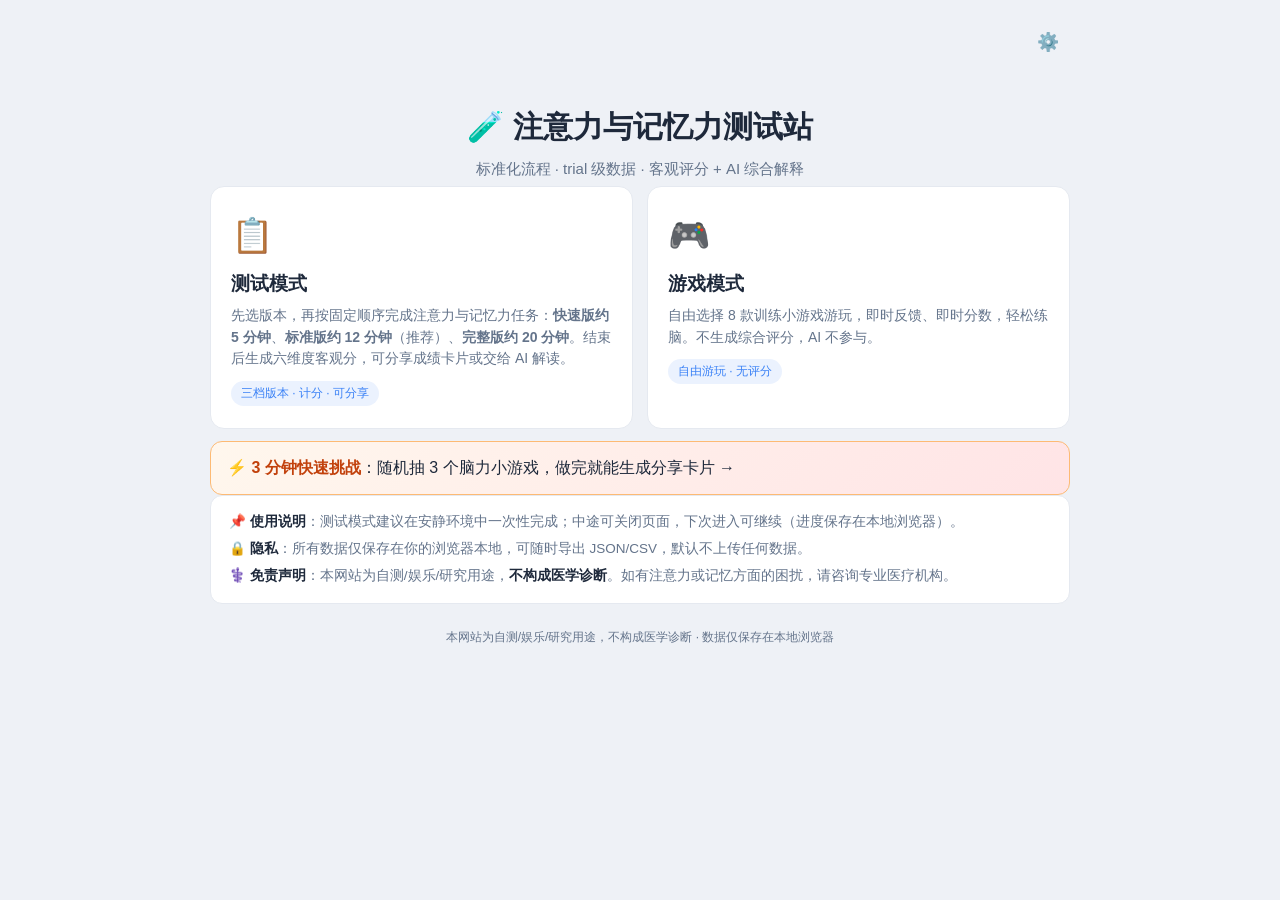
<file: index.html>
<!DOCTYPE html>
<html lang="zh-CN">
<head>
  <meta charset="UTF-8">
  <meta name="viewport" content="width=device-width, initial-scale=1.0">
  <title>注意力与记忆力测试站</title>
  <meta name="description" content="注意力与记忆力标准化自测：固定流程、trial 级数据、客观评分 + AI 综合解释。自测/娱乐/研究用途，不构成医学诊断。">
  <!-- 内联 SVG 图标：避免浏览器请求 /favicon.ico 产生 404（无需额外文件与依赖） -->
  <link rel="icon" href="data:image/svg+xml,%3Csvg xmlns='http://www.w3.org/2000/svg' viewBox='0 0 100 100'%3E%3Ctext y='.9em' font-size='90'%3E%F0%9F%A7%A0%3C/text%3E%3C/svg%3E">
  <link rel="stylesheet" href="css/style.css">
</head>
<body>
  <main class="app">
    <div class="top-bar">
      <a class="back" id="back-link" href="#/" hidden>← 返回主页</a>
      <h1 class="page-title" id="page-title"></h1>
      <a class="gear" href="#/settings" title="AI 与隐私设置">⚙️</a>
    </div>

    <!-- ==================== 主页 ==================== -->
    <section class="view" id="view-home">
      <header class="hero">
        <h1>🧪 注意力与记忆力测试站</h1>
        <p>标准化流程 · trial 级数据 · 客观评分 + AI 综合解释</p>
      </header>

      <div class="modes">
        <a class="mode-card" href="#/test">
          <span class="icon">📋</span>
          <h2>测试模式</h2>
          <p>先选版本，再按固定顺序完成注意力与记忆力任务：<b>快速版约 5 分钟</b>、<b>标准版约 12 分钟</b>（推荐）、<b>完整版约 20 分钟</b>。结束后生成六维度客观分，可分享成绩卡片或交给 AI 解读。</p>
          <span class="tag">三档版本 · 计分 · 可分享</span>
        </a>
        <a class="mode-card" href="games.html">
          <span class="icon">🎮</span>
          <h2>游戏模式</h2>
          <p>自由选择 8 款训练小游戏游玩，即时反馈、即时分数，轻松练脑。不生成综合评分，AI 不参与。</p>
          <span class="tag">自由游玩 · 无评分</span>
        </a>
      </div>

      <a class="home-quick" href="#/challenge">
        ⚡ <b>3 分钟快速挑战</b>：随机抽 3 个脑力小游戏，做完就能生成分享卡片 →
      </a>

      <div class="home-notice">
        <p><b>📌 使用说明</b>：测试模式建议在安静环境中一次性完成；中途可关闭页面，下次进入可继续（进度保存在本地浏览器）。</p>
        <p><b>🔒 隐私</b>：所有数据仅保存在你的浏览器本地，可随时导出 JSON/CSV，默认不上传任何数据。</p>
        <p><b>⚕️ 免责声明</b>：本网站为自测/娱乐/研究用途，<b>不构成医学诊断</b>。如有注意力或记忆方面的困扰，请咨询专业医疗机构。</p>
      </div>
    </section>

    <!-- ==================== AI 设置 ==================== -->
    <section class="view" id="view-settings" hidden>
      <div class="panel">
        <h2>⚙️ AI 设置</h2>
        <div class="center-actions" style="justify-content:flex-start;margin-bottom:10px">
          <button class="btn" id="cfg-back">← 返回上一页</button>
        </div>
        <p class="hint" style="margin-bottom:14px">
          <b>推荐方式：无需在此配置。</b>测试完成后，结果页提供「复制测试报告」和「复制 AI 提示词模板」按钮，
          粘贴到 ChatGPT / Kimi / DeepSeek 等任意 AI 网站即可获得解读，本网站不会自动上传你的数据。
        </p>

        <details>
          <summary style="cursor:pointer" class="hint">高级：自动调用 AI（API / 后端代理，可选）</summary>
          <div style="margin-top:10px">
          <p class="hint" style="margin-bottom:14px">
            优先使用<b>后端代理</b>（API Key 在服务器环境变量，前端不接触 Key）；若只能纯前端部署，可在下方填入你自己的 API Key——
            Key 仅保存在 <b>sessionStorage</b>（关闭标签页即清除），不写入日志、不上传到本站服务器。请注意：直连模式下 Key 会从你的浏览器发往模型供应商。
          </p>

        <label class="field">
          <span>后端代理地址（可选，优先级最高，如 /api/ai）</span>
          <input id="cfg-proxy" type="text" placeholder="留空则不用代理">
        </label>
        <label class="field">
          <span>接口 Base URL（OpenAI 兼容格式）</span>
          <input id="cfg-base" type="text" placeholder="https://api.openai.com/v1">
        </label>
        <label class="field">
          <span>模型（下拉选择，选"自定义"可手动输入）</span>
          <select id="cfg-model-sel">
            <option value="gpt-4o-mini" data-base="https://api.openai.com/v1">OpenAI · gpt-4o-mini</option>
            <option value="gpt-4o" data-base="https://api.openai.com/v1">OpenAI · gpt-4o</option>
            <option value="deepseek-chat" data-base="https://api.deepseek.com/v1">DeepSeek · deepseek-chat</option>
            <option value="qwen-plus" data-base="https://dashscope.aliyuncs.com/compatible-mode/v1">通义千问 · qwen-plus</option>
            <option value="glm-4-flash" data-base="https://open.bigmodel.cn/api/paas/v4">智谱 · glm-4-flash</option>
            <option value="moonshot-v1-8k" data-base="https://api.moonshot.cn/v1">Moonshot · moonshot-v1-8k</option>
            <option value="__custom__">✏️ 自定义…</option>
          </select>
          <input id="cfg-model" type="text" placeholder="输入自定义模型名，如 gpt-4o-mini" style="margin-top:6px" hidden>
        </label>
        <label class="field">
          <span>API Key（仅存 sessionStorage，关闭页面即失效）</span>
          <input id="cfg-key" type="password" placeholder="sk-..." autocomplete="off">
        </label>
        <div class="field-row">
          <label class="field"><span>Temperature</span><input id="cfg-temp" type="number" step="0.1" min="0" max="2"></label>
          <label class="field"><span>超时（毫秒）</span><input id="cfg-timeout" type="number" step="1000" min="5000"></label>
          <label class="field"><span>重试次数</span><input id="cfg-retry" type="number" min="0" max="5"></label>
        </div>
        <div class="center-actions">
          <button class="btn primary" id="cfg-save">保存设置</button>
        </div>
        <p class="hint" id="cfg-saved" hidden>✅ 已保存（API Key 仅本次浏览会话有效）</p>
          </div>
        </details>
      </div>

      <div class="panel">
        <h2>🗂️ 本地数据</h2>
        <p class="hint">测试进度与结果仅保存在此浏览器。你可随时在结果页导出 JSON/CSV，或在此清除全部本地数据。</p>
        <div class="center-actions">
          <button class="btn danger" id="cfg-wipe">清除全部本地测试数据</button>
        </div>
      </div>
    </section>

    <!-- ==================== 测试流程 ==================== -->
    <section class="view" id="view-test" hidden>
      <div id="test-root"></div>
    </section>

    <footer class="disclaimer">本网站为自测/娱乐/研究用途，不构成医学诊断 · 数据仅保存在本地浏览器</footer>
  </main>

  <div id="js-error" hidden style="background:#fee2e2;color:#991b1b;padding:10px 14px;border-radius:10px;font-size:13px;margin:0 auto 10px;max-width:832px"></div>

  <script src="js/site-config.js"></script>
  <script src="js/ai-links-config.js"></script>
  <script src="js/app.bundle.js"></script>
</body>
</html>
</file>
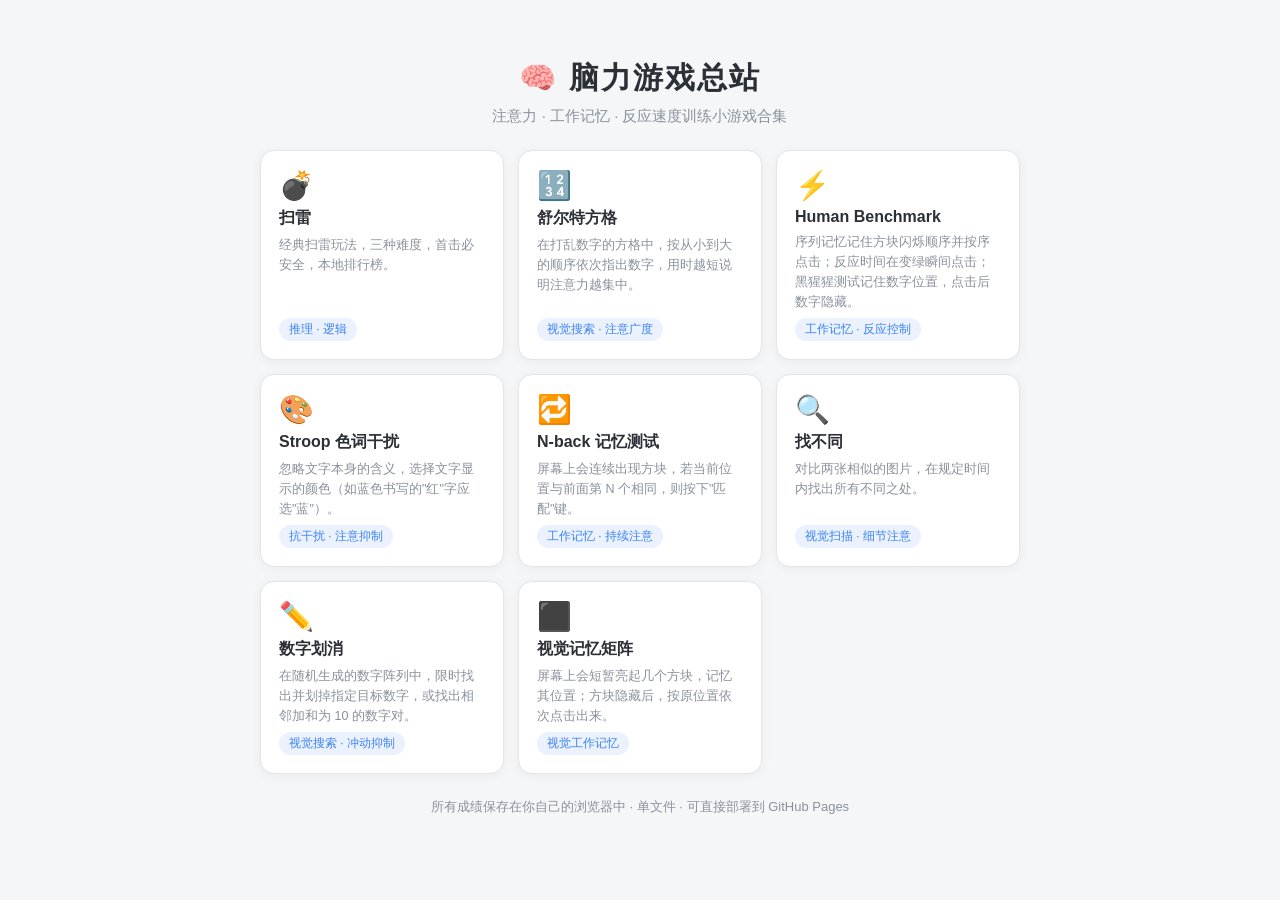
<file: games.html>
<!DOCTYPE html>
<html lang="zh-CN">
<head>
  <meta charset="UTF-8">
  <meta name="viewport" content="width=device-width, initial-scale=1.0">
  <title>脑力游戏总站</title>
  <meta name="description" content="注意力与记忆力训练游戏总站（单页版）：扫雷、舒尔特方格、Human Benchmark、Stroop、N-back、找不同、数字划消、视觉记忆矩阵。">
  <link rel="icon" href="data:image/svg+xml,<svg xmlns='http://www.w3.org/2000/svg' viewBox='0 0 100 100'><text y='.9em' font-size='90'>🧠</text></svg>">
  <style>
    /* ================= 基础 ================= */
    * { box-sizing: border-box; margin: 0; padding: 0; }

    :root {
      --bg: #f5f6f8;
      --panel: #ffffff;
      --text: #2b2f36;
      --text-dim: #8a919c;
      --border: #e2e5ea;
      --accent: #3b82f6;
      --cell: #e8eaee;
      --cell-hover: #dde0e6;
      --cell-open: #f7f8fa;
      --danger: #ef4444;
      --ok: #16a34a;
    }

    body {
      font-family: -apple-system, BlinkMacSystemFont, "Segoe UI", "PingFang SC",
        "Microsoft YaHei", sans-serif;
      background: var(--bg);
      color: var(--text);
      min-height: 100dvh;
      display: flex;
      justify-content: center;
      padding: 24px 12px;
      -webkit-tap-highlight-color: transparent;
    }

    [hidden] { display: none !important; }

    .app {
      width: 100%;
      max-width: 760px;
      display: flex;
      flex-direction: column;
      align-items: center;
      gap: 16px;
    }

    .top-bar {
      width: 100%;
      display: flex;
      align-items: center;
      gap: 12px;
    }

    .back {
      color: var(--text-dim);
      text-decoration: none;
      font-size: 14px;
      transition: color 0.15s;
      visibility: hidden; /* 由 JS 控制显隐 */
    }

    .back:hover { color: var(--accent); }

    .page-title { font-size: 22px; font-weight: 700; }

    .panel {
      background: var(--panel);
      border: 1px solid var(--border);
      border-radius: 14px;
      padding: 16px;
      box-shadow: 0 2px 12px rgba(0, 0, 0, 0.05);
      width: 100%;
    }

    .hud {
      display: flex;
      justify-content: space-between;
      flex-wrap: wrap;
      gap: 8px 16px;
      font-size: 15px;
      font-weight: 600;
      font-variant-numeric: tabular-nums;
      margin-bottom: 12px;
    }

    .hud .dim { color: var(--text-dim); font-weight: 500; }
    .hint { font-size: 13px; color: var(--text-dim); text-align: center; }
    .best { font-size: 13px; color: var(--text-dim); text-align: center; }
    .best b { color: var(--accent); }

    .btn {
      border: 1px solid var(--border);
      background: var(--panel);
      border-radius: 8px;
      padding: 8px 16px;
      font-size: 14px;
      cursor: pointer;
      font-family: inherit;
      color: var(--text);
      transition: all 0.15s;
    }

    .btn:hover { background: var(--bg); }
    .btn.primary, .btn.active { background: var(--accent); border-color: var(--accent); color: #fff; }
    .center-actions { display: flex; justify-content: center; gap: 10px; margin-top: 12px; }
    .center-msg { text-align: center; font-size: 16px; font-weight: 700; min-height: 24px; margin-top: 12px; color: var(--accent); }
    .final { text-align: center; font-size: 15px; line-height: 1.9; min-height: 24px; margin-top: 12px; }
    .final b.ok { color: var(--ok); }
    .final b.bad { color: var(--danger); }
    .timebar { height: 8px; border-radius: 999px; background: var(--bg); overflow: hidden; margin-top: 14px; }
    .timebar .bar { height: 100%; width: 100%; background: var(--accent); transition: width 0.3s linear; }
    .lives { letter-spacing: 2px; }

    button:focus-visible, a:focus-visible, input:focus-visible {
      outline: 2px solid var(--accent);
      outline-offset: 2px;
    }

    /* ================= 主页 ================= */
    #view-home { width: 100%; }

    .hero { text-align: center; margin-bottom: 24px; }
    .hero h1 { font-size: 30px; font-weight: 700; letter-spacing: 2px; margin-bottom: 8px; }
    .hero p { color: var(--text-dim); font-size: 15px; }

    .cards {
      display: grid;
      grid-template-columns: repeat(auto-fill, minmax(220px, 1fr));
      gap: 14px;
    }

    .card {
      display: flex;
      flex-direction: column;
      gap: 6px;
      background: var(--panel);
      border: 1px solid var(--border);
      border-radius: 14px;
      padding: 18px;
      text-decoration: none;
      color: var(--text);
      box-shadow: 0 2px 12px rgba(0, 0, 0, 0.05);
      transition: transform 0.15s, box-shadow 0.15s, border-color 0.15s;
    }

    .card:hover {
      transform: translateY(-3px);
      border-color: var(--accent);
      box-shadow: 0 6px 18px rgba(59, 130, 246, 0.15);
    }

    .card .icon { font-size: 28px; }
    .card h2 { font-size: 16px; }
    .card p { font-size: 12.5px; color: var(--text-dim); line-height: 1.6; flex: 1; }

    .card .tag {
      display: inline-block;
      font-size: 12px;
      color: var(--accent);
      background: rgba(59, 130, 246, 0.1);
      border-radius: 999px;
      padding: 3px 10px;
      align-self: flex-start;
    }

    .page-footer { margin-top: 24px; text-align: center; font-size: 13px; color: var(--text-dim); }

    /* ================= 扫雷 ================= */
    .ms-difficulty { display: flex; gap: 8px; background: var(--panel); border: 1px solid var(--border); border-radius: 10px; padding: 4px; }

    .ms-diff { border: none; background: transparent; padding: 7px 18px; border-radius: 7px; font-size: 14px; color: var(--text-dim); cursor: pointer; transition: all 0.15s; }
    .ms-diff:hover { color: var(--text); }
    .ms-diff.active { background: var(--accent); color: #fff; }

    .ms-status { display: flex; justify-content: space-between; align-items: center; margin-bottom: 10px; }

    .ms-counter { font-variant-numeric: tabular-nums; font-size: 16px; font-weight: 600; min-width: 76px; }

    .ms-face {
      font-size: 24px; background: var(--cell); border: none; border-radius: 8px;
      width: 42px; height: 42px; cursor: pointer; transition: transform 0.1s;
    }

    .ms-face:active { transform: scale(0.92); }

    /* 手机端：横向手势不走原生滚动（易卡顿），由 JS 拖动平移；竖向仍归页面滚动 */
    .ms-board-scroll { overflow-x: auto; touch-action: pan-y; }

    .ms-board {
      display: grid; gap: 2px; touch-action: manipulation; user-select: none;
      -webkit-user-select: none; width: max-content; margin: 0 auto;
    }

    .ms-cell {
      width: var(--cell-size, 30px); height: var(--cell-size, 30px);
      border: none; border-radius: 4px; background: var(--cell);
      font-size: calc(var(--cell-size, 30px) * 0.55); font-weight: 700; font-family: inherit;
      cursor: pointer; display: flex; align-items: center; justify-content: center;
      padding: 0; transition: background 0.08s;
    }

    .ms-cell:hover:not(.open) { background: var(--cell-hover); }
    .ms-cell.open { background: var(--cell-open); cursor: default; }
    .ms-cell.mine-boom { background: var(--danger); }
    .ms-cell.wrong-flag { background: #fee2e2; }

    .n1 { color: #2563eb; } .n2 { color: #16a34a; } .n3 { color: #dc2626; } .n4 { color: #7c3aed; }
    .n5 { color: #b45309; } .n6 { color: #0d9488; } .n7 { color: #334155; } .n8 { color: #6b7280; }

    .ms-lb h2 { font-size: 16px; margin-bottom: 12px; }

    .ms-lb-list { list-style: none; display: flex; flex-direction: column; gap: 6px; }

    .ms-lb-list li {
      display: flex; align-items: center; gap: 10px; padding: 8px 12px;
      border-radius: 8px; background: var(--bg); font-size: 14px;
    }

    .ms-lb-list .rank { width: 26px; color: var(--text-dim); font-weight: 600; }
    .ms-lb-list li:nth-child(1) .rank { color: #d97706; }
    .ms-lb-list li:nth-child(2) .rank { color: #6b7280; }
    .ms-lb-list li:nth-child(3) .rank { color: #b45309; }
    .ms-lb-list .name { flex: 1; overflow: hidden; text-overflow: ellipsis; white-space: nowrap; }
    .ms-lb-list .time { font-variant-numeric: tabular-nums; font-weight: 600; }
    .ms-lb-empty { color: var(--text-dim); font-size: 14px; text-align: center; padding: 12px 0; background: transparent !important; }

    .ms-clear-btn {
      margin-top: 12px; border: 1px solid var(--border); background: transparent;
      color: var(--text-dim); font-size: 12px; padding: 6px 12px; border-radius: 7px;
      cursor: pointer; transition: all 0.15s;
    }

    .ms-clear-btn:hover { color: var(--danger); border-color: var(--danger); }

    .modal {
      position: fixed; inset: 0; background: rgba(0, 0, 0, 0.4);
      display: flex; align-items: center; justify-content: center; z-index: 100; padding: 16px;
    }

    .modal.hidden { display: none; }

    .modal-card {
      background: var(--panel); border-radius: 14px; padding: 28px;
      width: 100%; max-width: 340px; text-align: center;
      display: flex; flex-direction: column; gap: 14px;
    }

    .modal-card h2 { font-size: 20px; }
    .modal-card p { color: var(--text-dim); }

    #ms-player-name {
      border: 1px solid var(--border); border-radius: 8px; padding: 10px 12px;
      font-size: 15px; font-family: inherit; outline: none;
    }

    #ms-player-name:focus { border-color: var(--accent); }
    .modal-actions { display: flex; gap: 10px; }

    /* ================= 舒尔特方格 ================= */
    .sgrid {
      display: grid; gap: 6px; width: 100%; max-width: 420px; margin: 0 auto;
      touch-action: manipulation; user-select: none; -webkit-user-select: none;
    }

    .gcell {
      aspect-ratio: 1; border: none; border-radius: 8px; background: var(--cell);
      font-size: clamp(16px, 5vw, 26px); font-weight: 700; font-family: inherit;
      color: var(--text); cursor: pointer; display: flex; align-items: center;
      justify-content: center; transition: background 0.1s;
    }

    .gcell:hover { background: var(--cell-hover); }
    .gcell.done { background: var(--cell-open); color: var(--text-dim); cursor: default; }
    .gcell.err { background: var(--danger); color: #fff; }

    /* ================= Human Benchmark ================= */
    .bench-tabs { display: flex; gap: 8px; justify-content: center; margin-bottom: 14px; flex-wrap: wrap; }
    .bench-pane { display: none; }
    .bench-pane.active { display: block; }

    #rt-area {
      height: 260px; border-radius: 10px; display: flex; flex-direction: column;
      align-items: center; justify-content: center; gap: 8px; cursor: pointer;
      user-select: none; -webkit-user-select: none; transition: background 0.1s;
      background: var(--cell); text-align: center; padding: 12px;
    }

    #rt-area.waiting { background: #dc2626; color: #fff; cursor: default; }
    #rt-area.go { background: var(--ok); color: #fff; }
    #rt-area.early { background: #b45309; color: #fff; }

    #rt-main { font-size: 22px; font-weight: 700; }
    #rt-sub { font-size: 13px; opacity: 0.85; }

    .rt-rounds { display: flex; gap: 6px; justify-content: center; margin-top: 12px; }
    .rt-rounds span {
      min-width: 64px; padding: 6px 4px; border-radius: 7px; background: var(--bg);
      font-variant-numeric: tabular-nums; font-size: 13px; text-align: center; color: var(--text-dim);
    }
    .rt-rounds span.set { color: var(--text); }

    .seq-grid { display: grid; grid-template-columns: repeat(3, 1fr); gap: 8px; max-width: 320px; margin: 0 auto; touch-action: manipulation; user-select: none; -webkit-user-select: none; }

    .seq-cell {
      aspect-ratio: 1; border: none; border-radius: 10px; background: var(--cell);
      cursor: pointer; transition: background 0.1s;
    }

    .seq-cell:hover { background: var(--cell-hover); }
    .seq-cell.lit { background: var(--accent); }
    .seq-cell.bad { background: var(--danger); }

    #chimp-area { position: relative; height: 340px; background: var(--bg); border-radius: 10px; touch-action: manipulation; user-select: none; -webkit-user-select: none; }

    #chimp-area.overlay::before {
      content: ""; position: absolute; inset: 0; background: rgba(255, 255, 255, 0.85);
      z-index: 2; border-radius: 10px;
    }

    #chimp-msg {
      position: absolute; inset: 0; z-index: 3; display: none; flex-direction: column;
      align-items: center; justify-content: center; gap: 12px; text-align: center; font-weight: 700;
    }

    #chimp-area.overlay #chimp-msg { display: flex; }

    .chimp-num {
      position: absolute; width: 52px; height: 52px; border: none; border-radius: 8px;
      background: var(--cell); font-size: 20px; font-weight: 700; font-family: inherit;
      color: var(--text); cursor: pointer; display: flex; align-items: center;
      justify-content: center; transition: opacity 0.3s, background 0.1s;
    }

    .chimp-num:hover { background: var(--cell-hover); }
    .chimp-num.hit { background: var(--accent); color: #fff; }
    #chimp-area.blind .chimp-num:not(.hit) { opacity: 0; }

    /* ================= Stroop ================= */
    #st-stage {
      height: 220px; display: flex; align-items: center; justify-content: center;
      border-radius: 10px; background: var(--bg); margin-bottom: 14px;
    }

    #st-word { font-size: 56px; font-weight: 800; letter-spacing: 8px; user-select: none; -webkit-user-select: none; }

    .st-answers { display: grid; grid-template-columns: repeat(4, 1fr); gap: 10px; max-width: 420px; margin: 0 auto; }

    .ans-btn {
      padding: 14px 0; font-size: 18px; font-weight: 700; font-family: inherit;
      border: 2px solid var(--border); border-radius: 10px; background: var(--panel);
      color: var(--text); cursor: pointer; transition: transform 0.08s, border-color 0.1s;
    }

    .ans-btn:hover { border-color: var(--accent); }
    .ans-btn:active { transform: scale(0.95); }
    .ans-btn.right { border-color: var(--ok); background: #dcfce7; }
    .ans-btn.wrong { border-color: var(--danger); background: #fee2e2; }

    .st-wrap { position: relative; }
    .st-overlay {
      position: absolute; inset: 0; display: flex; flex-direction: column;
      align-items: center; justify-content: center; gap: 14px; text-align: center;
      background: var(--bg); border-radius: 10px;
    }

    /* ================= N-back ================= */
    .nb-select { display: flex; gap: 8px; justify-content: center; margin-bottom: 14px; }

    .nb-grid {
      display: grid; grid-template-columns: repeat(3, 1fr); gap: 8px; width: 280px;
      margin: 0 auto; touch-action: manipulation; user-select: none; -webkit-user-select: none;
    }

    .nb-cell { aspect-ratio: 1; border: none; border-radius: 10px; background: var(--cell); transition: background 0.12s; }
    .nb-cell.lit { background: var(--accent); }

    .nb-match-row { display: flex; justify-content: center; gap: 12px; margin-top: 16px; }

    #nb-match-btn { min-width: 160px; padding: 14px 0; font-size: 16px; font-weight: 700; }
    #nb-match-btn.pressed { background: var(--accent); border-color: var(--accent); color: #fff; }

    /* ================= 找不同 ================= */
    .diff-boards { display: flex; gap: 14px; justify-content: center; flex-wrap: wrap; }

    .dboard {
      display: grid; grid-template-columns: repeat(6, 1fr); gap: 5px; width: min(280px, 42vw);
      touch-action: manipulation; user-select: none; -webkit-user-select: none;
    }

    .dlabel { grid-column: 1 / -1; text-align: center; font-size: 12px; color: var(--text-dim); margin-bottom: 2px; }

    .dcell {
      aspect-ratio: 1; border: none; border-radius: 7px; background: var(--cell);
      font-size: clamp(16px, 3.4vw, 24px); cursor: pointer; display: flex;
      align-items: center; justify-content: center; padding: 0;
      transition: background 0.1s, transform 0.08s;
    }

    .dcell:hover { background: var(--cell-hover); }
    .dcell:active { transform: scale(0.92); }
    .dcell.found { background: #dcfce7; box-shadow: inset 0 0 0 2px var(--ok); cursor: default; }
    .dcell.miss { background: #fee2e2; }

    /* ================= 数字划消 ================= */
    .cx-modes { display: flex; gap: 8px; justify-content: center; margin-bottom: 14px; flex-wrap: wrap; }

    #cx-target-box { text-align: center; margin-bottom: 12px; font-size: 15px; }
    #cx-target-box b {
      display: inline-block; min-width: 44px; padding: 4px 10px; border-radius: 8px;
      background: rgba(59, 130, 246, 0.12); color: var(--accent); font-size: 18px;
    }

    .cx-grid {
      display: grid; grid-template-columns: repeat(10, 1fr); gap: 4px;
      touch-action: manipulation; user-select: none; -webkit-user-select: none;
    }

    .ccell {
      aspect-ratio: 1; border: none; border-radius: 6px; background: var(--cell);
      font-size: clamp(12px, 2.6vw, 18px); font-weight: 600; font-family: inherit;
      color: var(--text); cursor: pointer; display: flex; align-items: center;
      justify-content: center; padding: 0; transition: background 0.1s;
    }

    .ccell:hover { background: var(--cell-hover); }
    .ccell.struck { background: #dcfce7; color: var(--ok); text-decoration: line-through; cursor: default; }
    .ccell.gone { background: var(--cell-open); color: transparent; cursor: default; }
    .ccell.miss { background: var(--danger); color: #fff; }
    .ccell.selected { background: var(--accent); color: #fff; }
    .ccell.pairhint { box-shadow: inset 0 0 0 2px var(--accent); background: rgba(59, 130, 246, 0.18); }

    /* ================= 视觉记忆矩阵 ================= */
    .vm-grid {
      display: grid; gap: 8px; width: min(340px, 84vw); margin: 0 auto;
      touch-action: manipulation; user-select: none; -webkit-user-select: none;
    }

    .vm-cell {
      aspect-ratio: 1; border: none; border-radius: 10px; background: var(--cell);
      cursor: pointer; transition: background 0.15s;
    }

    .vm-cell:hover { background: var(--cell-hover); }
    .vm-cell.lit, .vm-cell.picked { background: var(--accent); }
    .vm-cell.picked { cursor: default; }
    .vm-cell.miss { background: var(--danger); }

    /* ================= 参考标准（可折叠，默认收起） ================= */
    .ref {
      width: 100%;
      font-size: 12.5px;
      color: var(--text-dim);
      background: var(--panel);
      border: 1px solid var(--border);
      border-radius: 10px;
      padding: 8px 12px;
    }

    .ref summary {
      cursor: pointer;
      color: var(--accent);
      font-size: 12.5px;
      user-select: none;
    }

    .ref p { margin-top: 6px; line-height: 1.8; }

    /* ================= 扫雷控制按钮 ================= */
    .ms-controls {
      display: flex;
      gap: 8px;
      justify-content: center;
      flex-wrap: wrap;
    }

    /* ================= 舒尔特遮盖层 ================= */
    .sc-wrap { position: relative; max-width: 420px; margin: 0 auto; }

    .sc-overlay {
      position: absolute;
      inset: 0;
      z-index: 5;
      display: flex;
      flex-direction: column;
      align-items: center;
      justify-content: center;
      gap: 12px;
      background: var(--panel);
      border-radius: 10px;
      text-align: center;
      font-size: 14px;
      color: var(--text-dim);
    }

    /* ================= 移动端适配 ================= */
    @media (max-width: 480px) {
      body { padding: 14px 8px; }
      .app { gap: 12px; }
      .panel { padding: 12px; }
      .hero h1 { font-size: 24px; }
      .hero p { font-size: 13px; }
      .cards { grid-template-columns: repeat(2, 1fr); gap: 10px; }
      .card { padding: 14px; text-align: center; }
      .card .icon { font-size: 24px; }
      .page-title { font-size: 17px; }
      .hud { font-size: 13.5px; gap: 6px 12px; }
      .ms-diff { padding: 7px 12px; font-size: 13px; }
      #st-word { font-size: 44px; letter-spacing: 4px; }
      .ans-btn { font-size: 15px; padding: 12px 0; }
      #chimp-area { height: 300px; }
      .chimp-num { width: 44px; height: 44px; font-size: 17px; }
      .ms-board { gap: 1px; }

      /* 竖版棋盘较长：控制栏吸底常驻，插旗模式随时可点 */
      .ms-controls {
        position: sticky; bottom: 0; z-index: 5;
        background: var(--panel); padding: 8px 0 2px;
        box-shadow: 0 -6px 12px -8px rgba(15, 23, 42, 0.25);
      }
      #rt-area { height: 210px; }
      #rt-main { font-size: 18px; }
      .contact-row { flex-wrap: wrap; }
      .modal-card { padding: 20px; }
      .btn { padding: 8px 12px; font-size: 13px; }

      /* 数字划消：格子加高加大，保证手指可点按 */
      .ccell { aspect-ratio: auto; min-height: 38px; font-size: 15px; }

      /* 找不同：两图上下堆叠、占满宽度，格子变大 */
      .diff-boards { flex-direction: column; align-items: center; gap: 10px; }
      .dboard { width: min(320px, 100%); }
      .dcell { font-size: 20px; }
    }
  </style>
</head>
<body>
  <main class="app">
    <div class="top-bar">
      <a class="back" id="back-link" href="#">← 返回主页</a>
      <h1 class="page-title" id="page-title">🧠 脑力游戏总站</h1>
    </div>

    <!-- ==================== 主页 ==================== -->
    <section class="view" id="view-home">
      <header class="hero">
        <h1>🧠 脑力游戏总站</h1>
        <p>注意力 · 工作记忆 · 反应速度训练小游戏合集</p>
      </header>

      <div class="cards" aria-label="游戏列表">
        <a class="card" href="#game-minesweeper">
          <span class="icon">💣</span>
          <h2>扫雷</h2>
          <p>经典扫雷玩法，三种难度，首击必安全，本地排行榜。</p>
          <span class="tag">推理 · 逻辑</span>
        </a>
        <a class="card" href="#game-schulte">
          <span class="icon">🔢</span>
          <h2>舒尔特方格</h2>
          <p>在打乱数字的方格中，按从小到大的顺序依次指出数字，用时越短说明注意力越集中。</p>
          <span class="tag">视觉搜索 · 注意广度</span>
        </a>
        <a class="card" href="#game-benchmark">
          <span class="icon">⚡</span>
          <h2>Human Benchmark</h2>
          <p>序列记忆记住方块闪烁顺序并按序点击；反应时间在变绿瞬间点击；黑猩猩测试记住数字位置，点击后数字隐藏。</p>
          <span class="tag">工作记忆 · 反应控制</span>
        </a>
        <a class="card" href="#game-stroop">
          <span class="icon">🎨</span>
          <h2>Stroop 色词干扰</h2>
          <p>忽略文字本身的含义，选择文字显示的颜色（如蓝色书写的"红"字应选"蓝"）。</p>
          <span class="tag">抗干扰 · 注意抑制</span>
        </a>
        <a class="card" href="#game-nback">
          <span class="icon">🔁</span>
          <h2>N-back 记忆测试</h2>
          <p>屏幕上会连续出现方块，若当前位置与前面第 N 个相同，则按下"匹配"键。</p>
          <span class="tag">工作记忆 · 持续注意</span>
        </a>
        <a class="card" href="#game-spotdiff">
          <span class="icon">🔍</span>
          <h2>找不同</h2>
          <p>对比两张相似的图片，在规定时间内找出所有不同之处。</p>
          <span class="tag">视觉扫描 · 细节注意</span>
        </a>
        <a class="card" href="#game-cancel">
          <span class="icon">✏️</span>
          <h2>数字划消</h2>
          <p>在随机生成的数字阵列中，限时找出并划掉指定目标数字，或找出相邻加和为 10 的数字对。</p>
          <span class="tag">视觉搜索 · 冲动抑制</span>
        </a>
        <a class="card" href="#game-vm">
          <span class="icon">⬛</span>
          <h2>视觉记忆矩阵</h2>
          <p>屏幕上会短暂亮起几个方块，记忆其位置；方块隐藏后，按原位置依次点击出来。</p>
          <span class="tag">视觉工作记忆</span>
        </a>
      </div>

      <p class="page-footer">所有成绩保存在你自己的浏览器中 · 单文件 · 可直接部署到 GitHub Pages</p>
    </section>

    <!-- ==================== 扫雷 ==================== -->
    <section class="view" id="view-minesweeper" hidden>
      <div class="ms-difficulty" role="tablist" aria-label="难度选择">
        <button class="ms-diff active" data-diff="easy" role="tab" aria-selected="true">简单</button>
        <button class="ms-diff" data-diff="medium" role="tab" aria-selected="false">中等</button>
        <button class="ms-diff" data-diff="hard" role="tab" aria-selected="false">困难</button>
      </div>

      <div class="panel">
        <header class="ms-status">
          <div class="ms-counter" id="ms-mines">💣 010</div>
          <button class="ms-face" id="ms-face" aria-label="重新开始">🙂</button>
          <div class="ms-counter" id="ms-timer">⏱ 000</div>
        </header>
        <div class="ms-board-scroll">
          <div class="ms-board" id="ms-board"></div>
        </div>

        <div class="ms-controls" style="margin-top:12px">
          <button class="btn" id="ms-flagmode">🚩 插旗模式：关</button>
          <button class="btn" id="ms-restart">🔄 重新开始</button>
        </div>
      </div>

      <p class="hint">左键翻开 · 右键/长按插旗 · 手机可开「插旗模式」点按插旗 · 双击数字快速翻开周围 · 手机上中等/困难为竖版棋盘，上下滑动页面即可</p>

      <details class="ref">
        <summary>📊 参考标准</summary>
        <p>每盘都经过可解性验证，全程可推理、无需盲猜。社区熟练水平参考：简单 &lt;0:40、中等 &lt;2:00、困难 &lt;6:40。</p>
      </details>

      <div class="panel ms-lb">
        <h2>排行榜 · <span id="ms-lb-name">简单</span></h2>
        <ol id="ms-lb-list" class="ms-lb-list"></ol>
        <button class="ms-clear-btn" id="ms-lb-clear">清空当前排行榜</button>
      </div>
    </section>

    <!-- 获胜弹窗 -->
    <div class="modal hidden" id="ms-modal" role="dialog" aria-modal="true">
      <div class="modal-card">
        <h2>🎉 扫雷成功！</h2>
        <p id="ms-modal-time">用时 99 秒</p>
        <input type="text" id="ms-player-name" maxlength="12" placeholder="输入你的名字" aria-label="玩家名字">
        <div class="modal-actions">
          <button class="btn primary" id="ms-save">保存成绩</button>
          <button class="btn" id="ms-skip">跳过</button>
        </div>
      </div>
    </div>

    <!-- ==================== 舒尔特方格 ==================== -->
    <section class="view" id="view-schulte" hidden>
      <div class="panel">
        <div class="bench-tabs" role="tablist" aria-label="方格大小">
          <button class="btn s-size" data-n="3">3×3</button>
          <button class="btn s-size" data-n="4">4×4</button>
          <button class="btn s-size active" data-n="5">5×5</button>
          <button class="btn s-size" data-n="6">6×6</button>
        </div>

        <div class="hud">
          <span>下一个：<b id="sc-next">1</b></span>
          <span>用时：<b id="sc-time">0.0</b>s</span>
          <span class="dim">错误：<b id="sc-errors">0</b></span>
        </div>

        <div class="sc-wrap">
          <div class="sgrid" id="sc-grid"></div>
          <div class="sc-overlay" id="sc-overlay">
            <b>👀 数字已遮住，防止提前偷看</b>
            <button class="btn primary" id="sc-go">点击开始</button>
          </div>
        </div>
        <p class="center-msg" id="sc-result"></p>
        <div class="center-actions">
          <button class="btn primary" id="sc-restart">重新开始</button>
        </div>
      </div>
      <p class="best" id="sc-best">最佳纪录：--</p>
      <p class="hint">按 1 → 2 → 3 … 的顺序依次点击，点错计入错误。计时从点「开始」揭晓数字那一刻起。</p>
      <details class="ref">
        <summary>📊 参考标准（5×5）</summary>
        <p>7~12 岁：≤26s 优秀，26~42s 良好；12~14 岁：≤16s 优秀；14 岁以上：≤16s 优秀，≤25s 良好。用时越短，注意广度越集中。</p>
      </details>
    </section>

    <!-- ==================== Human Benchmark ==================== -->
    <section class="view" id="view-benchmark" hidden>
      <div class="bench-tabs" role="tablist" aria-label="子测试选择">
        <button class="btn b-tab active" data-tab="rt" role="tab" aria-selected="true">反应时间</button>
        <button class="btn b-tab" data-tab="seq" role="tab" aria-selected="false">序列记忆</button>
        <button class="btn b-tab" data-tab="chimp" role="tab" aria-selected="false">黑猩猩测试</button>
      </div>

      <!-- 反应时间 -->
      <div class="panel bench-pane active" id="bench-pane-rt">
        <div class="hud">
          <span class="dim">本轮第 <b id="rt-round">0</b>/5 次</span>
          <span class="dim">平均：<b id="rt-avg">--</b>ms</span>
        </div>
        <div id="rt-area" role="button" tabindex="0" aria-label="反应时间测试区域">
          <div id="rt-main">点击开始</div>
          <div id="rt-sub">屏幕变绿的瞬间点击，共 5 轮取平均</div>
        </div>
        <div class="rt-rounds" id="rt-rounds">
          <span>--</span><span>--</span><span>--</span><span>--</span><span>--</span>
        </div>
        <p class="best" id="rt-best" style="margin-top:10px">历史最佳平均：--</p>
        <details class="ref">
          <summary>📊 参考标准</summary>
          <p>成人平均约 250~300ms；&lt;250ms 良好，&lt;200ms 优秀。注意：抢跑或提前预判会虚高成绩。</p>
        </details>
      </div>

      <!-- 序列记忆 -->
      <div class="panel bench-pane" id="bench-pane-seq">
        <div class="hud">
          <span>关卡：<b id="sq-level">0</b></span>
          <span class="dim">历史最佳：<b id="sq-best">0</b></span>
        </div>
        <div class="seq-grid" id="sq-grid">
          <button class="seq-cell" aria-label="方块1"></button>
          <button class="seq-cell" aria-label="方块2"></button>
          <button class="seq-cell" aria-label="方块3"></button>
          <button class="seq-cell" aria-label="方块4"></button>
          <button class="seq-cell" aria-label="方块5"></button>
          <button class="seq-cell" aria-label="方块6"></button>
          <button class="seq-cell" aria-label="方块7"></button>
          <button class="seq-cell" aria-label="方块8"></button>
          <button class="seq-cell" aria-label="方块9"></button>
        </div>
        <p class="center-msg" id="sq-msg">记住方块闪烁的顺序，然后按序点击</p>
        <div class="center-actions">
          <button class="btn primary" id="sq-start">开始</button>
        </div>
        <details class="ref">
          <summary>📊 参考标准</summary>
          <p>普通成人平均 6~9 关；≥12 关为优秀。每关序列 +1，考验视觉工作记忆容量。</p>
        </details>
      </div>

      <!-- 黑猩猩测试 -->
      <div class="panel bench-pane" id="bench-pane-chimp">
        <div class="hud">
          <span>关卡：<b id="cp-level">0</b></span>
          <span class="lives" id="cp-lives">❤️❤️❤️</span>
          <span class="dim">历史最佳：<b id="cp-best">0</b></span>
        </div>
        <div id="chimp-area">
          <div id="chimp-msg">
            <span id="cp-title">记住数字位置，按 1→2→3… 顺序点击</span>
            <span id="cp-sub">点击第一个数字后，其余数字会隐藏</span>
            <button class="btn primary" id="cp-start">开始</button>
          </div>
        </div>
        <p class="hint" style="margin-top:10px">点错扣一条命，共 3 条命；每过一关数字数量 +1。</p>
        <details class="ref">
          <summary>📊 参考标准</summary>
          <p>普通成人平均 4~8 关；≥10 关为优秀。研究表明黑猩猩在该测试上平均与人类相当，靠的是"看完即忘"的瞬时记忆。</p>
        </details>
      </div>
    </section>

    <!-- ==================== Stroop ==================== -->
    <section class="view" id="view-stroop" hidden>
      <div class="panel">
        <div class="hud">
          <span>时间：<b id="st-time">30</b>s</span>
          <span>正确：<b id="st-score">0</b></span>
          <span class="dim">连击：<b id="st-combo">0</b></span>
        </div>

        <div class="st-wrap">
          <div id="st-stage"><div id="st-word">？</div></div>
          <div class="st-overlay" id="st-overlay">
            <b>忽略文字含义，选出文字的<b style="color:var(--accent)">显示颜色</b></b>
            <button class="btn primary" id="st-start">开始（30 秒）</button>
          </div>
        </div>

        <div class="st-answers" id="st-answers"></div>
        <p class="final" id="st-final"></p>
      </div>
      <p class="best" id="st-best">历史最佳正确数：--</p>
      <p class="hint">例如屏幕显示蓝色字体的「红」字，正确答案是「蓝」。可用键盘 1-4 作答。</p>
      <details class="ref">
        <summary>📊 参考标准（30 秒）</summary>
        <p>正确 ≥20 题良好，≥25 题优秀；平均反应 &lt;900ms 说明抑制控制较好。连击数越高越稳定。</p>
      </details>
    </section>

    <!-- ==================== N-back ==================== -->
    <section class="view" id="view-nback" hidden>
      <div class="panel">
        <div class="nb-select" role="tablist" aria-label="N 值选择">
          <button class="btn nb-n" data-n="1">N = 1</button>
          <button class="btn nb-n active" data-n="2">N = 2</button>
          <button class="btn nb-n" data-n="3">N = 3</button>
        </div>

        <div class="hud">
          <span>进度：<b id="nb-now">0</b>/<b id="nb-total">22</b></span>
          <span class="dim">匹配了 <b id="nb-hits">0</b> 次</span>
        </div>

        <div class="nb-grid" id="nb-grid">
          <div class="nb-cell"></div><div class="nb-cell"></div><div class="nb-cell"></div>
          <div class="nb-cell"></div><div class="nb-cell"></div><div class="nb-cell"></div>
          <div class="nb-cell"></div><div class="nb-cell"></div><div class="nb-cell"></div>
        </div>

        <div class="nb-match-row">
          <button class="btn" id="nb-match">匹配（空格）</button>
        </div>

        <div class="timebar"><div class="bar" id="nb-bar"></div></div>
        <p class="final" id="nb-final"></p>

        <div class="center-actions">
          <button class="btn primary" id="nb-start">开始测试</button>
        </div>
      </div>
      <p class="best" id="nb-best">历史最佳准确率（N=2）：--</p>
      <p class="hint">方块每 2.2 秒出现一次。若当前位置与前面第 N 个位置相同，尽快按「匹配」；不同则不要按。</p>
      <details class="ref">
        <summary>📊 参考标准</summary>
        <p>多数成人 2-back 准确率约 50%~70%；≥80% 为优秀；能稳定完成 3-back 属高水平工作记忆。新手建议从 N=1 开始。</p>
      </details>
    </section>

    <!-- ==================== 找不同 ==================== -->
    <section class="view" id="view-spotdiff" hidden>
      <div class="panel">
        <div class="hud">
          <span>第 <b id="df-level">1</b> 关</span>
          <span>已找到 <b id="df-found">0</b>/<b id="df-total">3</b></span>
          <span>时间：<b id="df-time">90</b>s</span>
        </div>

        <div class="diff-boards">
          <div class="dboard" id="df-a"><span class="dlabel">图 A</span></div>
          <div class="dboard" id="df-b"><span class="dlabel">图 B</span></div>
        </div>

        <div class="timebar"><div class="bar" id="df-bar"></div></div>
        <p class="center-msg" id="df-final"></p>

        <div class="center-actions">
          <button class="btn primary" id="df-start">开始挑战</button>
        </div>
      </div>
      <p class="best" id="df-best">历史最佳：--</p>
      <p class="hint">两张图有若干处不同，分别点击两图中对应的不同位置。点错扣 2 秒，全部找到进入下一关。</p>
      <details class="ref">
        <summary>📊 参考标准（90 秒）</summary>
        <p>通过 ≥4 关为良好，≥6 关为优秀。点错会扣时，稳比快更重要。</p>
      </details>
    </section>

    <!-- ==================== 数字划消 ==================== -->
    <section class="view" id="view-cancel" hidden>
      <div class="panel">
        <div class="cx-modes" role="tablist" aria-label="模式选择">
          <button class="btn cx-mode active" data-mode="target" role="tab" aria-selected="true">模式一：划掉目标数字</button>
          <button class="btn cx-mode" data-mode="ten" role="tab" aria-selected="false">模式二：相邻凑十</button>
        </div>

        <div class="hud">
          <span>时间：<b id="cx-time">60</b>s</span>
          <span>得分：<b id="cx-score">0</b></span>
          <span class="dim">误点：<b id="cx-wrong">0</b></span>
        </div>

        <div id="cx-target-box">请划掉所有数字 <b id="cx-target">3</b></div>

        <div class="cx-grid" id="cx-grid"></div>
        <div class="timebar"><div class="bar" id="cx-bar"></div></div>
        <p class="final" id="cx-final"></p>

        <div class="center-actions">
          <button class="btn primary" id="cx-start">开始（60 秒）</button>
        </div>
      </div>
      <p class="best" id="cx-best">历史最佳：--</p>
      <p class="hint">模式一：划掉所有指定数字（每盘恰好 16 个），漏掉的会在结束后高亮。模式二：点击两个相邻（上下左右）加和为 10 的数字，结束后会公布未凑出的组合。误点每次扣分。</p>
      <details class="ref">
        <summary>📊 参考标准（60 秒）</summary>
        <p>模式一：每盘固定 16 个目标，命中 ≥10 为正常，≥13 良好，≥15 优秀；误点越少说明冲动控制越好。模式二：凑出 ≥8 对为正常，≥11 对为良好，≥13 对为优秀。儿童可先追求"零误点"再提速。</p>
      </details>
    </section>

    <!-- ==================== 视觉记忆矩阵 ==================== -->
    <section class="view" id="view-vm" hidden>
      <div class="panel">
        <div class="hud">
          <span>关卡：<b id="vm-level">1</b></span>
          <span class="lives" id="vm-lives">❤️❤️❤️</span>
          <span class="dim">历史最佳：<b id="vm-best">0</b> 关</span>
        </div>

        <div class="vm-grid" id="vm-grid"></div>
        <p class="center-msg" id="vm-final">方块亮起时记住位置，隐藏后把它们依次点出来</p>

        <div class="center-actions">
          <button class="btn primary" id="vm-start">开始</button>
        </div>
      </div>
      <p class="hint">每关方块数量 +1，格子数也会逐渐变多；点错扣一条命，共 3 条命。</p>
      <details class="ref">
        <summary>📊 参考标准</summary>
        <p>普通成人平均 6~9 关；≥10 关为优秀。每关方块数 +1，视觉工作记忆容量一般约 4~7 个。</p>
      </details>
    </section>

  </main>

  <script>
    "use strict";

    /* =====================================================
     * 视图路由（hash：#game-xxx，支持浏览器前进/后退）
     * ===================================================== */
    const TITLES = {
      home: "🧠 脑力游戏总站",
      minesweeper: "💣 扫雷",
      schulte: "🔢 舒尔特方格",
      benchmark: "⚡ Human Benchmark",
      stroop: "🎨 Stroop 色词干扰",
      nback: "🔁 N-back 记忆测试",
      spotdiff: "🔍 找不同",
      cancel: "✏️ 数字划消",
      vm: "⬛ 视觉记忆矩阵",
    };

    let activeView = "home";
    const inits = {};
    const initialized = {};

    function show(name) {
      document.querySelectorAll(".view").forEach((v) => {
        v.hidden = v.id !== "view-" + name;
      });
      const inGame = name !== "home";
      document.getElementById("back-link").style.visibility = inGame ? "visible" : "hidden";
      // 主页有大标题，左上角标题隐藏以免冗余；进入游戏时显示当前游戏名
      document.getElementById("page-title").style.display = inGame ? "" : "none";
      document.getElementById("page-title").textContent = TITLES[name] || "";
      activeView = name;
      if (!initialized[name] && inits[name]) {
        initialized[name] = true;
        inits[name]();
      }
      window.scrollTo(0, 0);
    }

    function route() {
      const h = location.hash.replace("#", "");
      const name = h.indexOf("game-") === 0 ? h.slice(5) : "home";
      // 允许没有 init 函数的纯静态视图（如联系页）
      const exists = name === "home" || inits[name] || document.getElementById("view-" + name);
      show(exists ? name : "home");
    }

    window.addEventListener("hashchange", route);

    /* =====================================================
     * 扫雷
     * ===================================================== */
    inits.minesweeper = function () {
      const DIFFS = {
        easy:   { name: "简单", rows: 9,  cols: 9,  mines: 10 },
        medium: { name: "中等", rows: 16, cols: 16, mines: 40, m: { rows: 24, cols: 11, mines: 40 } },
        hard:   { name: "困难", rows: 16, cols: 30, mines: 99, m: { rows: 44, cols: 11, mines: 99 } },
      };

      const boardEl  = document.getElementById("ms-board");
      const faceBtn  = document.getElementById("ms-face");
      const minesEl  = document.getElementById("ms-mines");
      const timerEl  = document.getElementById("ms-timer");
      const diffBtns = document.querySelectorAll(".ms-diff");
      const lbNameEl = document.getElementById("ms-lb-name");
      const lbListEl = document.getElementById("ms-lb-list");
      const lbClear  = document.getElementById("ms-lb-clear");
      const modal    = document.getElementById("ms-modal");
      const modalTime= document.getElementById("ms-modal-time");
      const nameEl   = document.getElementById("ms-player-name");
      const saveBtn  = document.getElementById("ms-save");
      const skipBtn  = document.getElementById("ms-skip");

      /* 手机端棋盘拖动平移（地图式）：
         touch-action: pan-y 已把横向手势交给 JS，这里做 1:1 跟手拖动；
         拖动超过阈值后吞掉随后的 click，避免松手时误翻格子 */
      const scroller = document.querySelector(".ms-board-scroll");
      let panActive = false, panMoved = false, panStartX = 0, panStartY = 0, panStartLeft = 0;
      scroller.addEventListener("pointerdown", (e) => {
        if (e.pointerType !== "touch") return;
        panActive = true; panMoved = false;
        panStartX = e.clientX; panStartY = e.clientY;
        panStartLeft = scroller.scrollLeft;
      });
      scroller.addEventListener("pointermove", (e) => {
        if (!panActive) return;
        const dx = e.clientX - panStartX, dy = e.clientY - panStartY;
        if (!panMoved && Math.abs(dx) > 8 && Math.abs(dx) > Math.abs(dy)) panMoved = true;
        if (panMoved) scroller.scrollLeft = panStartLeft - dx;
      });
      scroller.addEventListener("pointerup", () => { panActive = false; });
      scroller.addEventListener("pointercancel", () => { panActive = false; });
      scroller.addEventListener("click", (e) => {
        if (panMoved) { e.stopPropagation(); e.preventDefault(); panMoved = false; }
      }, true);

      let diff = "easy";
      let activeDiff = DIFFS.easy;  // 当前实际使用的棋盘规格（手机上中等/困难会用竖版）
      let grid = [];
      let started = false, over = false;
      let flags = 0, opened = 0, seconds = 0, timerId = null;
      let pendingTime = 0;
      let flagMode = false;   // 插旗模式：开启后点按即插旗（手机友好）
      const noGuess = true;   // 无猜测模式固定开启：只生成可全程推理的棋盘

      /* 计时显示为 分:秒 格式（如 1:23） */
      function fmtTime(s) {
        return Math.floor(s / 60) + ":" + String(s % 60).padStart(2, "0");
      }

      function initGame() {
        /* 手机（≤480px）上中等/困难切换为竖版棋盘：列少（11 列保证 26px 可点按）、
           行数加多、雷数与雷密度不变，用页面自然的上下滚动代替横向滑动 */
        const isMobile = window.innerWidth <= 480;
        activeDiff = isMobile && DIFFS[diff].m ? Object.assign({}, DIFFS[diff], DIFFS[diff].m) : DIFFS[diff];
        const { rows, cols } = activeDiff;
        grid = [];
        started = false; over = false;
        flags = 0; opened = 0; seconds = 0;
        if (timerId) { clearInterval(timerId); timerId = null; }
        faceBtn.textContent = "🙂";
        updateMines();
        timerEl.textContent = "⏱ 0:00";

        // 格子尺寸：手机竖版棋盘列少，格子保持 26px 以上可点按；间距在手机上收窄为 1px
        const gap = window.innerWidth <= 480 ? 1 : 2;
        let size = cols > 20 ? 26 : cols > 12 ? 28 : 34;
        const usable = Math.max(200, window.innerWidth - 56);
        size = Math.max(26, Math.min(size, Math.floor((usable - (cols - 1) * gap) / cols)));
        boardEl.style.setProperty("--cell-size", size + "px");
        boardEl.style.gridTemplateColumns = "repeat(" + cols + ", var(--cell-size))";
        boardEl.innerHTML = "";

        for (let r = 0; r < rows; r++) {
          grid[r] = [];
          for (let c = 0; c < cols; c++) {
            const btn = document.createElement("button");
            btn.className = "ms-cell";
            const cell = { mine: false, open: false, flag: false, count: 0, el: btn };
            grid[r][c] = cell;

            btn.addEventListener("click", () => {
              if (over) return;
              // 插旗模式：点按即插旗（手机友好），右键与长按仍然有效
              if (flagMode) {
                if (!cell.open) toggleFlag(r, c);
                return;
              }
              if (!cell.flag && !cell.open) {
                if (!started) placeMines(r, c);
                reveal(r, c);
              }
            });

            btn.addEventListener("contextmenu", (e) => {
              e.preventDefault();
              toggleFlag(r, c);
            });

            // 快开仅双击触发，避免单击误触导致意外踩雷
            btn.addEventListener("dblclick", () => chord(r, c));

            boardEl.appendChild(btn);
          }
        }
        renderLb();
      }

      /* 首击后才布雷，并排除首击点及周边 3x3，保证首击必安全。
       * 无猜测模式：用推理求解器验证整盘可解，不可解就重新布雷
       *（经典扫雷天然存在必须盲猜的局面，如 50/50，此模式可避免）。 */
      function placeMines(safeR, safeC) {
        const { rows, cols, mines } = activeDiff;
        started = true;
        timerId = setInterval(() => {
          seconds++;
          timerEl.textContent = "⏱ " + fmtTime(seconds);
        }, 1000);

        let board = null;
        if (!noGuess) {
          board = randomBoard(rows, cols, mines, safeR, safeC);
        } else {
          // 限时生成：难度越高重试越多，超时则用最后一张（极少数情况）
          // 手机竖版窄棋盘（11 列）单次求解更快，重试上限需更高才能保证高成功率
          const deadline = performance.now() + 800;
          const attempts = diff === "hard" ? 300 : 60;
          for (let a = 0; a < attempts; a++) {
            board = randomBoard(rows, cols, mines, safeR, safeC);
            if (isSolvable(board.mine, board.count, rows, cols, mines, safeR, safeC)) break;
            if (performance.now() > deadline) break;
          }
        }

        for (let r = 0; r < rows; r++) {
          for (let c = 0; c < cols; c++) {
            grid[r][c].mine = board.mine[r][c];
            grid[r][c].count = board.count[r][c];
          }
        }
        updateMines();
      }

      /* 随机布雷（排除首击 3x3），返回 {mine, count} 二维数组 */
      function randomBoard(rows, cols, mines, safeR, safeC) {
        const mine = [], count = [];
        const candidates = [];
        for (let r = 0; r < rows; r++) {
          mine[r] = []; count[r] = [];
          for (let c = 0; c < cols; c++) {
            mine[r][c] = false;
            if (Math.abs(r - safeR) > 1 || Math.abs(c - safeC) > 1) candidates.push([r, c]);
          }
        }
        for (let i = candidates.length - 1; i > 0; i--) {
          const j = Math.floor(Math.random() * (i + 1));
          const t = candidates[i]; candidates[i] = candidates[j]; candidates[j] = t;
        }
        for (const [r, c] of candidates.slice(0, Math.min(mines, candidates.length))) {
          mine[r][c] = true;
        }
        for (let r = 0; r < rows; r++) {
          for (let c = 0; c < cols; c++) {
            let n = 0;
            for (let dr = -1; dr <= 1; dr++) {
              for (let dc = -1; dc <= 1; dc++) {
                if (!dr && !dc) continue;
                const nr = r + dr, nc = c + dc;
                if (nr >= 0 && nr < rows && nc >= 0 && nc < cols && mine[nr][nc]) n++;
              }
            }
            count[r][c] = n;
          }
        }
        return { mine, count };
      }

      /* 推理求解器：模拟"只按确定规则开格"能否开完全部安全格。
       * 规则：①数字周围旗数已满→其余安全 ②未知数+旗数=数字→全雷
       *      ③约束集合子集推理（A⊂B → B-A 全雷或全安全） */
      function isSolvable(mine, count, rows, cols, mines, safeR, safeC) {
        const N = rows * cols;
        const idx = (r, c) => r * cols + c;
        const nbs = (i) => {
          const r = Math.floor(i / cols), c = i % cols, res = [];
          for (let dr = -1; dr <= 1; dr++) {
            for (let dc = -1; dc <= 1; dc++) {
              if (!dr && !dc) continue;
              const nr = r + dr, nc = c + dc;
              if (nr >= 0 && nr < rows && nc >= 0 && nc < cols) res.push(idx(nr, nc));
            }
          }
          return res;
        };
        // state: 0 未知 1 已开 2 已标雷
        const state = new Array(N).fill(0);
        let opened = 0, flagged = 0;
        const totalSafe = N - mines;

        function openFlood(start) {
          const stack = [start];
          while (stack.length) {
            const i = stack.pop();
            if (state[i] !== 0) continue;
            state[i] = 1;
            opened++;
            const r = Math.floor(i / cols), c = i % cols;
            if (count[r][c] === 0) {
              for (const j of nbs(i)) {
                const nr = Math.floor(j / cols), nc = j % cols;
                if (!mine[nr][nc]) stack.push(j); // 空白格周边必安全
              }
            }
          }
        }

        openFlood(idx(safeR, safeC));
        if (opened === totalSafe) return true;

        let progress = true;
        while (progress && opened < totalSafe) {
          progress = false;
          const cons = [];
          for (let i = 0; i < N; i++) {
            const r = Math.floor(i / cols), c = i % cols;
            if (state[i] !== 1 || count[r][c] === 0) continue;
            const cells = [];
            let rem = count[r][c];
            for (const j of nbs(i)) {
              if (state[j] === 2) rem--;
              else if (state[j] === 0) cells.push(j);
            }
            if (cells.length > 0) cons.push({ cells, rem });
          }

          const openQ = [], flagQ = [];
          for (const c of cons) {
            if (c.rem === 0) openQ.push(...c.cells);
            else if (c.rem === c.cells.length) flagQ.push(...c.cells);
          }
          // 子集推理
          for (let a = 0; a < cons.length; a++) {
            for (let b = 0; b < cons.length; b++) {
              if (a === b || cons[a].cells.length >= cons[b].cells.length) continue;
              const A = cons[a], B = cons[b];
              if (!A.cells.every((x) => B.cells.indexOf(x) !== -1)) continue;
              const diffCells = B.cells.filter((x) => A.cells.indexOf(x) === -1);
              const drem = B.rem - A.rem;
              if (drem === diffCells.length) flagQ.push(...diffCells);
              else if (drem === 0) openQ.push(...diffCells);
            }
          }
          // 雷已标满 → 其余未知格全安全
          if (flagged === mines) {
            for (let i = 0; i < N; i++) if (state[i] === 0) openQ.push(i);
          }

          for (const i of flagQ) {
            if (state[i] === 0) { state[i] = 2; flagged++; progress = true; }
          }
          for (const i of openQ) {
            if (state[i] === 0) { openFlood(i); progress = true; }
          }
          if (opened === totalSafe) return true;
        }
        return opened === totalSafe;
      }

      function neighbors(r, c) {
        const { rows, cols } = activeDiff;
        const res = [];
        for (let dr = -1; dr <= 1; dr++) {
          for (let dc = -1; dc <= 1; dc++) {
            if (dr === 0 && dc === 0) continue;
            const nr = r + dr, nc = c + dc;
            if (nr >= 0 && nr < rows && nc >= 0 && nc < cols) res.push([nr, nc]);
          }
        }
        return res;
      }

      function toggleFlag(r, c) {
        if (over) return;
        const cell = grid[r] && grid[r][c];
        if (!cell || cell.open) return;
        cell.flag = !cell.flag;
        flags += cell.flag ? 1 : -1;
        cell.el.textContent = cell.flag ? "🚩" : "";
        updateMines();
      }

      function reveal(r, c) {
        const cell = grid[r] && grid[r][c];
        if (!cell || cell.open || cell.flag) return;
        cell.open = true;
        opened++;
        cell.el.classList.add("open");

        if (cell.mine) {
          cell.el.textContent = "💥";
          cell.el.classList.add("mine-boom");
          lose();
          return;
        }
        if (cell.count > 0) {
          cell.el.textContent = String(cell.count);
          cell.el.classList.add("n" + cell.count);
        } else {
          for (const [nr, nc] of neighbors(r, c)) reveal(nr, nc);
        }
        checkWin();
      }

      /* 双击快开：周边旗数等于数字时翻开其余未插旗格子 */
      function chord(r, c) {
        if (over) return;
        const cell = grid[r] && grid[r][c];
        if (!cell || !cell.open || cell.count === 0) return;
        const ns = neighbors(r, c);
        let f = 0;
        for (const [nr, nc] of ns) if (grid[nr][nc].flag) f++;
        if (f !== cell.count) return;
        for (const [nr, nc] of ns) {
          const n = grid[nr][nc];
          if (!n.open && !n.flag) reveal(nr, nc);
          if (over) return;
        }
      }

      function lose() {
        over = true;
        if (timerId) { clearInterval(timerId); timerId = null; }
        faceBtn.textContent = "😵";
        const { rows, cols } = activeDiff;
        for (let r = 0; r < rows; r++) {
          for (let c = 0; c < cols; c++) {
            const cell = grid[r][c];
            if (cell.mine && !cell.flag && !cell.open) {
              cell.el.textContent = "💣";
              cell.el.classList.add("open");
            } else if (!cell.mine && cell.flag) {
              cell.el.textContent = "❌"; // 标记插错的旗，便于复盘
              cell.el.classList.add("open", "wrong-flag");
            }
          }
        }
      }

      function checkWin() {
        const { rows, cols, mines } = activeDiff;
        if (opened === rows * cols - mines) {
          over = true;
          if (timerId) { clearInterval(timerId); timerId = null; }
          faceBtn.textContent = "😎";
          pendingTime = seconds;
          for (let r = 0; r < rows; r++) {
            for (let c = 0; c < cols; c++) {
              const cell = grid[r][c];
              if (cell.mine && !cell.flag) cell.el.textContent = "🚩";
            }
          }
          modalTime.textContent = "用时 " + fmtTime(pendingTime) + " · " + activeDiff.name;
          nameEl.value = "";
          modal.classList.remove("hidden");
          nameEl.focus();
        }
      }

      function updateMines() {
        const remaining = activeDiff.mines - flags;
        minesEl.textContent = "💣 " + String(Math.max(remaining, -99)).padStart(3, "0");
      }

      const LB_KEY = "minesweeper-leaderboard";
      function loadLb() {
        try { return JSON.parse(localStorage.getItem(LB_KEY)) || {}; }
        catch (e) { return {}; }
      }
      function renderLb() {
        lbNameEl.textContent = activeDiff.name;
        const list = (loadLb()[diff] || []).slice(0, 10);
        lbListEl.innerHTML = "";
        if (list.length === 0) {
          const li = document.createElement("li");
          li.className = "ms-lb-empty";
          li.textContent = "暂无记录，快来抢占第一名！";
          lbListEl.appendChild(li);
          return;
        }
        list.forEach((entry, i) => {
          const li = document.createElement("li");
          const rank = document.createElement("span");
          rank.className = "rank";
          rank.textContent = i + 1;
          const name = document.createElement("span");
          name.className = "name";
          name.textContent = entry.name;
          const time = document.createElement("span");
          time.className = "time";
          time.textContent = fmtTime(entry.time);
          li.append(rank, name, time);
          lbListEl.appendChild(li);
        });
      }

      saveBtn.addEventListener("click", () => {
        const data = loadLb();
        if (!data[diff]) data[diff] = [];
        data[diff].push({ name: nameEl.value.trim() || "无名英雄", time: pendingTime });
        data[diff].sort((a, b) => a.time - b.time);
        data[diff] = data[diff].slice(0, 10);
        localStorage.setItem(LB_KEY, JSON.stringify(data));
        modal.classList.add("hidden");
        renderLb();
      });
      skipBtn.addEventListener("click", () => modal.classList.add("hidden"));
      nameEl.addEventListener("keydown", (e) => { if (e.key === "Enter") saveBtn.click(); });

      faceBtn.addEventListener("click", initGame);
      document.getElementById("ms-restart").addEventListener("click", initGame);

      const flagBtn = document.getElementById("ms-flagmode");
      flagBtn.addEventListener("click", () => {
        flagMode = !flagMode;
        flagBtn.textContent = "🚩 插旗模式：" + (flagMode ? "开" : "关");
        flagBtn.classList.toggle("active", flagMode);
      });

      /* 无猜测模式已默认固定开启（不再提供开关），保证每盘全程可推理 */

      diffBtns.forEach((btn) => {
        btn.addEventListener("click", () => {
          if (btn.dataset.diff === diff) return;
          diffBtns.forEach((b) => {
            b.classList.toggle("active", b === btn);
            b.setAttribute("aria-selected", String(b === btn));
          });
          diff = btn.dataset.diff;
          initGame();
        });
      });

      lbClear.addEventListener("click", () => {
        if (confirm("确定清空「" + activeDiff.name + "」排行榜吗？")) {
          const data = loadLb();
          delete data[diff];
          localStorage.setItem(LB_KEY, JSON.stringify(data));
          renderLb();
        }
      });

      /* 移动端长按插旗 */
      let pressTimer = null, longPressed = false;
      boardEl.addEventListener("touchstart", (e) => {
        const target = e.target.closest(".ms-cell");
        if (!target || over) return;
        longPressed = false;
        pressTimer = setTimeout(() => {
          longPressed = true;
          const idx = Array.prototype.indexOf.call(boardEl.children, target);
          const cols = activeDiff.cols;
          toggleFlag(Math.floor(idx / cols), idx % cols);
          if (navigator.vibrate) navigator.vibrate(30);
        }, 350);
      }, { passive: true });
      boardEl.addEventListener("touchend", () => clearTimeout(pressTimer));
      boardEl.addEventListener("touchmove", () => clearTimeout(pressTimer));
      boardEl.addEventListener("click", (e) => {
        if (longPressed) { e.stopPropagation(); e.preventDefault(); longPressed = false; }
      }, true);

      initGame();
    };

    /* =====================================================
     * 舒尔特方格
     * ===================================================== */
    inits.schulte = function () {
      const gridEl   = document.getElementById("sc-grid");
      const nextEl   = document.getElementById("sc-next");
      const timeEl   = document.getElementById("sc-time");
      const errEl    = document.getElementById("sc-errors");
      const resultEl = document.getElementById("sc-result");
      const bestEl   = document.getElementById("sc-best");
      const overlayEl= document.getElementById("sc-overlay");
      const goBtn    = document.getElementById("sc-go");
      const sizeBtns = document.querySelectorAll(".s-size");

      let n = 5, next = 1, errors = 0, startTime = 0, timerId = null, finished = true;

      function renderBest() {
        const b = parseFloat(localStorage.getItem("schulte-best-" + n));
        bestEl.innerHTML = b
          ? "最佳纪录（" + n + "×" + n + "）：<b>" + b.toFixed(1) + "s</b>"
          : "最佳纪录（" + n + "×" + n + "）：--";
      }

      /* start：只生成并遮盖数字，防止提前偷看 */
      function start() {
        finished = true; // 遮盖期间不可点击
        next = 1; errors = 0;
        nextEl.textContent = "1";
        errEl.textContent = "0";
        timeEl.textContent = "0.0";
        resultEl.textContent = "";
        if (timerId) clearInterval(timerId);

        gridEl.style.gridTemplateColumns = "repeat(" + n + ", 1fr)";
        gridEl.innerHTML = "";
        const nums = [];
        for (let i = 1; i <= n * n; i++) nums.push(i);
        for (let i = nums.length - 1; i > 0; i--) {
          const j = Math.floor(Math.random() * (i + 1));
          const t = nums[i]; nums[i] = nums[j]; nums[j] = t;
        }
        for (const num of nums) {
          const btn = document.createElement("button");
          btn.className = "gcell";
          btn.textContent = num;
          btn.addEventListener("click", () => clickCell(btn, num));
          gridEl.appendChild(btn);
        }
        overlayEl.style.display = "";
        renderBest();
      }

      /* 点「开始」：揭晓数字并立即计时 */
      function go() {
        overlayEl.style.display = "none";
        finished = false;
        startTime = performance.now();
        if (timerId) clearInterval(timerId);
        timerId = setInterval(() => {
          timeEl.textContent = ((performance.now() - startTime) / 1000).toFixed(1);
        }, 100);
      }

      function clickCell(btn, num) {
        if (finished) return;
        if (num === next) {
          btn.classList.add("done");
          nextEl.textContent = next === n * n ? "完成" : String(next + 1);
          next++;
          if (next > n * n) finish();
        } else {
          errors++;
          errEl.textContent = String(errors);
          btn.classList.add("err");
          setTimeout(() => btn.classList.remove("err"), 250);
        }
      }

      function finish() {
        finished = true;
        if (timerId) clearInterval(timerId);
        const t = (performance.now() - startTime) / 1000;
        timeEl.textContent = t.toFixed(1);
        const best = parseFloat(localStorage.getItem("schulte-best-" + n));
        if (!best || t < best) {
          localStorage.setItem("schulte-best-" + n, String(t));
          resultEl.textContent = "🎉 完成！用时 " + t.toFixed(1) + "s（新纪录）· 错误 " + errors + " 次";
          renderBest();
        } else {
          resultEl.textContent = "🎉 完成！用时 " + t.toFixed(1) + "s · 错误 " + errors + " 次";
        }
      }

      sizeBtns.forEach((b) => {
        b.addEventListener("click", () => {
          sizeBtns.forEach((x) => x.classList.toggle("active", x === b));
          n = parseInt(b.dataset.n, 10);
          start();
        });
      });
      document.getElementById("sc-restart").addEventListener("click", start);
      goBtn.addEventListener("click", go);
      start();
    };

    /* =====================================================
     * Human Benchmark（反应时间 / 序列记忆 / 黑猩猩测试）
     * ===================================================== */
    inits.benchmark = function () {
      const tabBtns = document.querySelectorAll(".b-tab");

      tabBtns.forEach((btn) => {
        btn.addEventListener("click", () => {
          tabBtns.forEach((b) => {
            b.classList.toggle("active", b === btn);
            b.setAttribute("aria-selected", String(b === btn));
          });
          document.querySelectorAll(".bench-pane").forEach((p) => {
            p.classList.toggle("active", p.id === "bench-pane-" + btn.dataset.tab);
          });
        });
      });

      /* ---- 反应时间 ---- */
      const rtArea   = document.getElementById("rt-area");
      const rtMain   = document.getElementById("rt-main");
      const rtSub    = document.getElementById("rt-sub");
      const rtRound  = document.getElementById("rt-round");
      const rtAvgEl  = document.getElementById("rt-avg");
      const rtSpans  = document.querySelectorAll("#rt-rounds span");
      const rtBestEl = document.getElementById("rt-best");

      const RT_TRIALS = 5;
      let rtState = "idle", rtTimes = [], rtGoTime = 0, rtTimeout = null;

      function renderRtBest() {
        const b = parseFloat(localStorage.getItem("bench-rt-best"));
        rtBestEl.innerHTML = b ? "历史最佳平均：<b>" + Math.round(b) + "ms</b>" : "历史最佳平均：--";
      }
      renderRtBest();

      function rtSet(state, main, sub) {
        rtState = state;
        rtArea.className = state === "idle" ? "" : state;
        rtMain.textContent = main;
        if (sub !== undefined) rtSub.textContent = sub;
      }

      function rtClick() {
        if (rtState === "idle" || rtState === "done-round" || rtState === "early") {
          if (rtState === "idle" && rtTimes.length === 0) {
            rtSpans.forEach((s) => { s.textContent = "--"; s.classList.remove("set"); });
          }
          rtSet("waiting", "等待变绿…", "变绿前点击会被判为抢跑");
          rtTimeout = setTimeout(() => {
            rtGoTime = performance.now();
            rtSet("go", "点击！", "");
          }, 1000 + Math.random() * 2500);
        } else if (rtState === "waiting") {
          clearTimeout(rtTimeout);
          rtSet("early", "太早了！", "点击重试本轮");
        } else if (rtState === "go") {
          const ms = Math.round(performance.now() - rtGoTime);
          rtTimes.push(ms);
          rtSpans[rtTimes.length - 1].textContent = ms + "ms";
          rtSpans[rtTimes.length - 1].classList.add("set");
          rtRound.textContent = String(rtTimes.length);
          if (rtTimes.length < RT_TRIALS) {
            rtSet("done-round", ms + "ms", "点击继续下一轮");
          } else {
            const avg = rtTimes.reduce((a, b) => a + b, 0) / rtTimes.length;
            rtAvgEl.textContent = String(Math.round(avg));
            const best = parseFloat(localStorage.getItem("bench-rt-best"));
            const isNew = !best || avg < best;
            if (isNew) localStorage.setItem("bench-rt-best", String(avg));
            renderRtBest();
            rtSet("idle", "平均 " + Math.round(avg) + "ms" + (isNew ? " 🎉新纪录" : ""), "点击开始新一轮");
            rtTimes = [];
            rtRound.textContent = "0";
          }
        }
      }

      rtArea.addEventListener("click", rtClick);
      rtArea.addEventListener("keydown", (e) => {
        if (e.key === "Enter" || e.key === " ") { e.preventDefault(); rtClick(); }
      });

      /* ---- 序列记忆 ---- */
      const sqCells  = document.querySelectorAll("#sq-grid .seq-cell");
      const sqLevelEl= document.getElementById("sq-level");
      const sqBestEl = document.getElementById("sq-best");
      const sqMsgEl  = document.getElementById("sq-msg");
      const sqStartEl= document.getElementById("sq-start");

      let seq = [], seqPos = 0, seqInputOn = false, sqTimers = [];

      function renderSqBest() {
        sqBestEl.textContent = localStorage.getItem("bench-seq-best") || "0";
      }
      renderSqBest();

      function sqFlash(idx, dur) {
        sqCells[idx].classList.add("lit");
        sqTimers.push(setTimeout(() => sqCells[idx].classList.remove("lit"), dur));
      }

      function sqPlay() {
        seqInputOn = false;
        sqMsgEl.textContent = "看好了…（第 " + seq.length + " 步）";
        const step = Math.max(320, 560 - seq.length * 20);
        seq.forEach((idx, i) => {
          sqTimers.push(setTimeout(() => sqFlash(idx, step * 0.6), i * step));
        });
        sqTimers.push(setTimeout(() => {
          seqInputOn = true;
          seqPos = 0;
          sqMsgEl.textContent = "轮到你了！按顺序点击";
        }, seq.length * step + 150));
      }

      function sqNext() {
        sqLevelEl.textContent = String(seq.length);
        seq.push(Math.floor(Math.random() * 9));
        sqPlay();
      }

      function sqStartGame() {
        sqTimers.forEach(clearTimeout);
        sqTimers = [];
        seq = [];
        sqStartEl.style.display = "none";
        sqCells.forEach((c) => c.classList.remove("lit", "bad"));
        sqNext();
      }

      function sqGameOver() {
        seqInputOn = false;
        const level = seq.length - 1;
        sqLevelEl.textContent = String(level);
        const best = parseInt(localStorage.getItem("bench-seq-best") || "0", 10);
        if (level > best) {
          localStorage.setItem("bench-seq-best", String(level));
          renderSqBest();
          sqMsgEl.textContent = "💥 达到第 " + level + " 关（新纪录）";
        } else {
          sqMsgEl.textContent = "💥 达到第 " + level + " 关";
        }
        sqStartEl.textContent = "再来一次";
        sqStartEl.style.display = "";
      }

      sqCells.forEach((cell, idx) => {
        cell.addEventListener("click", () => {
          if (!seqInputOn) return;
          if (idx === seq[seqPos]) {
            sqFlash(idx, 200);
            seqPos++;
            if (seqPos === seq.length) {
              seqInputOn = false;
              sqMsgEl.textContent = "✅ 正确！下一关…";
              setTimeout(sqNext, 700);
            }
          } else {
            cell.classList.add("bad");
            setTimeout(() => cell.classList.remove("bad"), 300);
            sqGameOver();
          }
        });
      });
      sqStartEl.addEventListener("click", sqStartGame);

      /* ---- 黑猩猩测试 ---- */
      const cpArea   = document.getElementById("chimp-area");
      const cpTitle  = document.getElementById("cp-title");
      const cpSub    = document.getElementById("cp-sub");
      const cpStart  = document.getElementById("cp-start");
      const cpLevelEl= document.getElementById("cp-level");
      const cpLivesEl= document.getElementById("cp-lives");
      const cpBestEl = document.getElementById("cp-best");

      let cpCount = 4;   // 当前数字个数（第 1 关为 4 个）
      let cpLives = 3, cpNext = 1, cpPlaying = false;

      function renderCpBest() {
        cpBestEl.textContent = localStorage.getItem("bench-chimp-best") || "0";
      }
      renderCpBest();

      function cpShowLives() {
        cpLivesEl.textContent = "❤️".repeat(cpLives) + "🖤".repeat(3 - cpLives);
      }

      function cpPlace(count) {
        cpArea.querySelectorAll(".chimp-num").forEach((x) => x.remove());
        const slots = [];
        for (let i = 0; i < 16; i++) slots.push(i);
        for (let i = slots.length - 1; i > 0; i--) {
          const j = Math.floor(Math.random() * (i + 1));
          const t = slots[i]; slots[i] = slots[j]; slots[j] = t;
        }
        for (let k = 0; k < count; k++) {
          const slot = slots[k];
          const btn = document.createElement("button");
          btn.className = "chimp-num";
          btn.textContent = String(k + 1);
          btn.style.left = "calc(" + ((slot % 4) * 25 + 12.5) + "% - 26px)";
          btn.style.top = "calc(" + (Math.floor(slot / 4) * 25 + 12.5) + "% - 26px)";
          btn.addEventListener("click", () => cpClick(k + 1, btn));
          cpArea.appendChild(btn);
        }
        cpNext = 1;
      }

      function cpClick(num, btn) {
        if (!cpPlaying) return;
        if (num === cpNext) {
          btn.classList.add("hit");
          if (cpNext === 1) cpArea.classList.add("blind");
          cpNext++;
          if (cpNext > cpCount) {
            cpPlaying = false;
            cpCount++;
            cpLevelEl.textContent = String(cpCount - 3);
            const best = parseInt(localStorage.getItem("bench-chimp-best") || "0", 10);
            if (cpCount - 3 > best) {
              localStorage.setItem("bench-chimp-best", String(cpCount - 3));
              renderCpBest();
            }
            setTimeout(cpStartLevel, 600);
          }
        } else {
          cpLives--;
          cpShowLives();
          if (cpLives <= 0) {
            cpPlaying = false;
            cpArea.classList.add("overlay");
            const passed = cpCount - 3;
            cpTitle.textContent = "💥 游戏结束 · 通过 " + passed + " 关";
            cpSub.textContent = "历史最佳：" + (localStorage.getItem("bench-chimp-best") || "0") + " 关";
            cpStart.textContent = "再来一次";
            cpStart.style.display = "";
            cpLives = 3; cpCount = 4;
            cpShowLives();
          } else {
            cpStartLevel();
          }
        }
      }

      function cpStartLevel() {
        cpArea.classList.remove("blind", "overlay");
        cpLevelEl.textContent = String(cpCount - 3);
        cpPlace(cpCount);
        cpPlaying = true;
      }

      cpStart.addEventListener("click", () => {
        cpStart.style.display = "none";
        cpLives = 3; cpCount = 4;
        cpShowLives();
        cpStartLevel();
      });

      /* 初始状态：显示开始遮罩（chimp-msg 默认隐藏，需 overlay 类才可见），关卡显示第 1 关 */
      cpLevelEl.textContent = "1";
      cpArea.classList.add("overlay");
    };

    /* =====================================================
     * Stroop 色词干扰
     * ===================================================== */
    inits.stroop = function () {
      const COLORS = [
        { name: "红", hex: "#dc2626" },
        { name: "绿", hex: "#16a34a" },
        { name: "蓝", hex: "#2563eb" },
        { name: "黄", hex: "#d97706" },
      ];

      const wordEl    = document.getElementById("st-word");
      const answersEl = document.getElementById("st-answers");
      const overlayEl = document.getElementById("st-overlay");
      const startBtn  = document.getElementById("st-start");
      const timeEl    = document.getElementById("st-time");
      const scoreEl   = document.getElementById("st-score");
      const comboEl   = document.getElementById("st-combo");
      const finalEl   = document.getElementById("st-final");
      const bestEl    = document.getElementById("st-best");

      let running = false, lockInput = false;
      let score = 0, combo = 0, total = 0, rtSum = 0;
      let trialStart = 0, inkIndex = 0, timeLeft = 30, timerId = null;

      COLORS.forEach((c, i) => {
        const btn = document.createElement("button");
        btn.className = "ans-btn";
        btn.textContent = c.name;
        btn.addEventListener("click", () => answer(i, btn));
        answersEl.appendChild(btn);
      });

      function renderBest() {
        const b = parseInt(localStorage.getItem("stroop-best") || "0", 10);
        bestEl.innerHTML = b ? "历史最佳正确数：<b>" + b + "</b>" : "历史最佳正确数：--";
      }
      renderBest();

      function nextTrial() {
        const wordIndex = Math.floor(Math.random() * 4);
        inkIndex = Math.random() < 0.3
          ? wordIndex
          : (wordIndex + 1 + Math.floor(Math.random() * 3)) % 4;
        wordEl.textContent = COLORS[wordIndex].name;
        wordEl.style.color = COLORS[inkIndex].hex;
        trialStart = performance.now();
        lockInput = false;
      }

      function answer(i, btn) {
        if (!running || lockInput) return;
        lockInput = true;
        total++;
        rtSum += performance.now() - trialStart;
        const correct = i === inkIndex;
        score = correct ? score + 1 : score;
        combo = correct ? combo + 1 : 0;
        scoreEl.textContent = String(score);
        comboEl.textContent = String(combo);
        btn.classList.add(correct ? "right" : "wrong");
        setTimeout(() => btn.classList.remove("right", "wrong"), 200);
        if (running) setTimeout(nextTrial, 120);
      }

      function start() {
        score = 0; combo = 0; total = 0; rtSum = 0; timeLeft = 30;
        scoreEl.textContent = "0";
        comboEl.textContent = "0";
        timeEl.textContent = "30";
        finalEl.textContent = "";
        overlayEl.style.display = "none";
        running = true;
        nextTrial();
        timerId = setInterval(() => {
          timeLeft--;
          timeEl.textContent = String(timeLeft);
          if (timeLeft <= 0) finish();
        }, 1000);
      }

      function finish() {
        running = false;
        clearInterval(timerId);
        lockInput = true;
        wordEl.textContent = "结束";
        wordEl.style.color = "var(--text)";
        const acc = total ? Math.round((score / total) * 100) : 0;
        const avgRt = total ? Math.round(rtSum / total) : 0;
        const best = parseInt(localStorage.getItem("stroop-best") || "0", 10);
        let record = "";
        if (score > best) {
          localStorage.setItem("stroop-best", String(score));
          renderBest();
          record = " 🎉 新纪录！";
        }
        finalEl.innerHTML =
          "正确 <b>" + score + "</b> 题 · 准确率 <b>" + acc + "%</b> · 平均反应 <b>" +
          avgRt + "ms</b>" + record;
        overlayEl.style.display = "";
        startBtn.textContent = "再来一轮";
      }

      startBtn.addEventListener("click", start);

      document.addEventListener("keydown", (e) => {
        if (activeView !== "stroop") return;
        const idx = ["1", "2", "3", "4"].indexOf(e.key);
        if (idx >= 0 && running && !lockInput) answer(idx, answersEl.children[idx]);
      });
    };

    /* =====================================================
     * N-back 记忆测试
     * ===================================================== */
    inits.nback = function () {
      const STIM_MS = 2200, FLASH_MS = 900;

      const nBtns    = document.querySelectorAll(".nb-n");
      const cells    = document.querySelectorAll("#nb-grid .nb-cell");
      const matchBtn = document.getElementById("nb-match");
      const startBtn = document.getElementById("nb-start");
      const nowEl    = document.getElementById("nb-now");
      const totalEl  = document.getElementById("nb-total");
      const hitsEl   = document.getElementById("nb-hits");
      const barEl    = document.getElementById("nb-bar");
      const finalEl  = document.getElementById("nb-final");
      const bestEl   = document.getElementById("nb-best");

      let n = 2, seq = [], responses = [], trial = -1;
      let running = false, responded = false;
      let mainTimer = null, flashTimer = null;

      function renderBest() {
        const b = parseFloat(localStorage.getItem("nback-best-" + n));
        bestEl.innerHTML = b !== null && !isNaN(b)
          ? "历史最佳准确率（N=" + n + "）：<b>" + Math.round(b * 100) + "%</b>"
          : "历史最佳准确率（N=" + n + "）：--";
      }

      function genSequence(trials) {
        const s = [];
        for (let t = 0; t < trials; t++) {
          if (t >= n && Math.random() < 0.3) {
            s.push(s[t - n]);
          } else {
            let p;
            do { p = Math.floor(Math.random() * 9); }
            while (t >= n && p === s[t - n]);
            s.push(p);
          }
        }
        return s;
      }

      function flash(idx) {
        cells[idx].classList.add("lit");
        flashTimer = setTimeout(() => cells[idx].classList.remove("lit"), FLASH_MS);
      }

      function stopAll() {
        if (mainTimer) { clearInterval(mainTimer); mainTimer = null; }
        if (flashTimer) { clearTimeout(flashTimer); flashTimer = null; }
        cells.forEach((c) => c.classList.remove("lit"));
      }

      function nextTrial() {
        trial++;
        if (trial >= seq.length) { finish(); return; }
        responded = false;
        nowEl.textContent = String(trial + 1);
        barEl.style.width = ((trial + 1) / seq.length) * 100 + "%";
        matchBtn.classList.remove("pressed");
        flash(seq[trial]);
      }

      function start() {
        stopAll();
        const trials = 20 + n;
        seq = genSequence(trials);
        responses = new Array(trials).fill(false);
        trial = -1;
        running = true;
        totalEl.textContent = String(trials);
        nowEl.textContent = "0";
        hitsEl.textContent = "0";
        barEl.style.width = "0%";
        finalEl.textContent = "";
        startBtn.textContent = "进行中…";
        startBtn.disabled = true;
        renderBest();
        mainTimer = setInterval(nextTrial, STIM_MS);
        nextTrial();
      }

      function pressMatch() {
        if (!running || trial < 0 || responded) return;
        responded = true;
        responses[trial] = true;
        matchBtn.classList.add("pressed");
        hitsEl.textContent = String(responses.filter(Boolean).length);
      }

      function finish() {
        running = false;
        stopAll();
        startBtn.disabled = false;
        startBtn.textContent = "再来一轮";

        let scorable = 0, correct = 0, hit = 0, miss = 0, fa = 0;
        for (let t = n; t < seq.length; t++) {
          const isMatch = seq[t] === seq[t - n];
          const said = responses[t];
          scorable++;
          if (isMatch && said) { hit++; correct++; }
          else if (isMatch && !said) { miss++; }
          else if (!isMatch && said) { fa++; }
          else { correct++; }
        }
        const acc = scorable ? correct / scorable : 0;
        const best = parseFloat(localStorage.getItem("nback-best-" + n));
        let record = "";
        if (isNaN(best) || acc > best) {
          localStorage.setItem("nback-best-" + n, String(acc));
          record = " 🎉 新纪录！";
        }
        finalEl.innerHTML =
          "准确率 <b class='" + (acc >= 0.8 ? "ok" : "bad") + "'>" + Math.round(acc * 100) +
          "%</b> · 命中 <b class='ok'>" + hit + "</b> · 漏报 <b class='bad'>" + miss +
          "</b> · 误报 <b class='bad'>" + fa + "</b>" + record;
        renderBest();
      }

      nBtns.forEach((b) => {
        b.addEventListener("click", () => {
          if (running) return;
          nBtns.forEach((x) => x.classList.toggle("active", x === b));
          n = parseInt(b.dataset.n, 10);
          totalEl.textContent = String(20 + n);
          finalEl.textContent = "";
          renderBest();
        });
      });

      matchBtn.addEventListener("click", pressMatch);
      startBtn.addEventListener("click", start);

      document.addEventListener("keydown", (e) => {
        if (activeView !== "nback") return;
        if (e.code === "Space") { e.preventDefault(); pressMatch(); }
      });

      renderBest();
    };

    /* =====================================================
     * 找不同
     * ===================================================== */
    inits.spotdiff = function () {
      const EMOJIS = ["🍎", "🍌", "🍇", "🍉", "🍓", "🥕", "🌻", "🐶", "🐱", "🦊", "🐸", "🌟"];

      const boardA  = document.getElementById("df-a");
      const boardB  = document.getElementById("df-b");
      const levelEl = document.getElementById("df-level");
      const foundEl = document.getElementById("df-found");
      const totalEl = document.getElementById("df-total");
      const timeEl  = document.getElementById("df-time");
      const barEl   = document.getElementById("df-bar");
      const finalEl = document.getElementById("df-final");
      const startBtn= document.getElementById("df-start");
      const bestEl  = document.getElementById("df-best");

      const SIZE = 6, TOTAL_TIME = 90;

      let level = 1, passedLevels = 0;
      let diffSet = new Set(), foundSet = new Set();
      let timeLeft = TOTAL_TIME, timerId = null, running = false;

      function renderBest() {
        const b = parseInt(localStorage.getItem("spotdiff-best") || "0", 10);
        bestEl.innerHTML = b ? "历史最佳：通过 <b>" + b + "</b> 关" : "历史最佳：--";
      }
      renderBest();

      function randEmoji(exclude) {
        let e;
        do { e = EMOJIS[Math.floor(Math.random() * EMOJIS.length)]; } while (e === exclude);
        return e;
      }

      function buildLevel() {
        const diffCount = level + 2;
        diffSet = new Set();
        foundSet = new Set();
        foundEl.textContent = "0";
        totalEl.textContent = String(diffCount);

        const base = [];
        for (let i = 0; i < SIZE * SIZE; i++) {
          base.push(EMOJIS[Math.floor(Math.random() * EMOJIS.length)]);
        }
        while (diffSet.size < diffCount) {
          diffSet.add(Math.floor(Math.random() * SIZE * SIZE));
        }

        boardA.querySelectorAll(".dcell").forEach((x) => x.remove());
        boardB.querySelectorAll(".dcell").forEach((x) => x.remove());

        for (let i = 0; i < SIZE * SIZE; i++) {
          const bBtn = document.createElement("button");
          bBtn.className = "dcell";
          bBtn.textContent = base[i];
          bBtn.addEventListener("click", () => clickCell(i, bBtn));
          boardA.appendChild(bBtn);

          const isDiff = diffSet.has(i);
          const aBtn = document.createElement("button");
          aBtn.className = "dcell";
          aBtn.textContent = isDiff ? randEmoji(base[i]) : base[i];
          aBtn.addEventListener("click", () => clickCell(i, aBtn));
          boardB.appendChild(aBtn);
        }
      }

      function clickCell(i, btn) {
        if (!running || foundSet.has(i)) return;
        if (diffSet.has(i)) {
          foundSet.add(i);
          [boardA, boardB].forEach((b) => {
            b.querySelectorAll(".dcell")[i].classList.add("found");
          });
          foundEl.textContent = String(foundSet.size);
          if (foundSet.size === diffSet.size) levelClear();
        } else {
          btn.classList.add("miss");
          setTimeout(() => btn.classList.remove("miss"), 250);
          timeLeft = Math.max(0, timeLeft - 2);
          timeEl.textContent = String(timeLeft);
        }
      }

      function levelClear() {
        passedLevels = level;
        level++;
        levelEl.textContent = String(level);
        finalEl.textContent = "✅ 第 " + passedLevels + " 关通过！";
        timeLeft = Math.min(TOTAL_TIME, timeLeft + 8);
        buildLevel();
      }

      function start() {
        if (timerId) clearInterval(timerId); // 立即重来时先清掉进行中的旧计时
        level = 1; passedLevels = 0; timeLeft = TOTAL_TIME;
        timeEl.textContent = String(timeLeft);
        barEl.style.width = "100%";
        finalEl.textContent = "";
        startBtn.textContent = "🔄 立即重来";
        running = true;
        buildLevel();
        timerId = setInterval(() => {
          timeLeft--;
          timeEl.textContent = String(timeLeft);
          barEl.style.width = (timeLeft / TOTAL_TIME) * 100 + "%";
          if (timeLeft <= 0) finish();
        }, 1000);
      }

      function finish() {
        running = false;
        clearInterval(timerId);
        startBtn.disabled = false;
        startBtn.textContent = "再来一次";
        const best = parseInt(localStorage.getItem("spotdiff-best") || "0", 10);
        if (passedLevels > best) {
          localStorage.setItem("spotdiff-best", String(passedLevels));
          renderBest();
          finalEl.textContent = "⏰ 时间到！共通过 " + passedLevels + " 关 🎉 新纪录";
        } else {
          finalEl.textContent = "⏰ 时间到！共通过 " + passedLevels + " 关";
        }
      }

      startBtn.addEventListener("click", start);
    };

    /* =====================================================
     * 数字划消
     * ===================================================== */
    inits.cancel = function () {
      const COLS = 10, ROWS = 8, TOTAL_TIME = 60;
      const TARGET_COUNT = 16;   // 模式一：每盘恰好 16 个目标数字（80 格的 20%），上限恒定，成绩公平可比
      const MIN_TEN_PAIRS = 14;  // 模式二：每盘至少保证 14 对可凑十，避免开局上限过低或过早死局

      const modeBtns = document.querySelectorAll(".cx-mode");
      const gridEl   = document.getElementById("cx-grid");
      const targetEl = document.getElementById("cx-target");
      const targetBox= document.getElementById("cx-target-box");
      const timeEl   = document.getElementById("cx-time");
      const scoreEl  = document.getElementById("cx-score");
      const wrongEl  = document.getElementById("cx-wrong");
      const barEl    = document.getElementById("cx-bar");
      const finalEl  = document.getElementById("cx-final");
      const startBtn = document.getElementById("cx-start");
      const bestEl   = document.getElementById("cx-best");

      let mode = "target";
      let digits = [], states = [];
      let target = 3, score = 0, wrong = 0, selectedIdx = -1;
      let timeLeft = TOTAL_TIME, timerId = null, running = false;

      function bestKey() { return "cancel-best-" + mode; }

      function renderBest() {
        const b = parseInt(localStorage.getItem(bestKey()) || "0", 10);
        /* 时长固定 60 秒 = 1 分钟：模式一的命中数即"每分钟划消数"，模式二按"对"计 */
        const label = mode === "target" ? "划消模式，个/分钟" : "凑十模式，对";
        bestEl.innerHTML = b ? "历史最佳（" + label + "）：<b>" + b + "</b>" : "历史最佳（" + label + "）：--";
      }

      /* 贪心统计棋盘上互不重叠的相邻凑十对数量（用于生成质量保证与结算统计） */
      function countTenPairs() {
        const used = new Array(digits.length).fill(false);
        let pairs = 0;
        for (let i = 0; i < digits.length; i++) {
          if (used[i]) continue;
          for (const j of neighborsOf(i)) {
            if (j > i && !used[j] && digits[i] + digits[j] === 10) {
              used[i] = true; used[j] = true; pairs++;
              break;
            }
          }
        }
        return pairs;
      }

      function buildGrid() {
        digits = []; states = [];
        gridEl.innerHTML = "";
        target = 1 + Math.floor(Math.random() * 9);
        targetEl.textContent = String(target);
        const TOTAL = COLS * ROWS;

        if (mode === "target") {
          /* 恰好 TARGET_COUNT 个目标数字，其余为非目标 → 每盘上限一致 */
          const idxs = [];
          for (let i = 0; i < TOTAL; i++) idxs.push(i);
          for (let i = idxs.length - 1; i > 0; i--) {
            const j = Math.floor(Math.random() * (i + 1));
            const t = idxs[i]; idxs[i] = idxs[j]; idxs[j] = t;
          }
          for (let i = 0; i < TOTAL; i++) digits.push(target);
          for (let k = TARGET_COUNT; k < TOTAL; k++) {
            let d;
            do { d = 1 + Math.floor(Math.random() * 9); } while (d === target);
            digits[idxs[k]] = d;
          }
        } else {
          /* 随机生成，重试直到棋盘上可凑十的相邻对足够多 */
          let guard = 0;
          do {
            digits = [];
            for (let i = 0; i < TOTAL; i++) digits.push(1 + Math.floor(Math.random() * 9));
          } while (countTenPairs() < MIN_TEN_PAIRS && ++guard < 60);
        }

        for (let i = 0; i < TOTAL; i++) {
          states.push("normal");
          const btn = document.createElement("button");
          btn.className = "ccell";
          btn.textContent = String(digits[i]);
          btn.addEventListener("click", () => clickCell(i, btn));
          gridEl.appendChild(btn);
        }
      }

      function neighborsOf(i) {
        const r = Math.floor(i / COLS), c = i % COLS;
        const res = [];
        if (r > 0) res.push(i - COLS);
        if (r < ROWS - 1) res.push(i + COLS);
        if (c > 0) res.push(i - 1);
        if (c < COLS - 1) res.push(i + 1);
        return res;
      }

      function flashMiss(btn) {
        wrong++;
        wrongEl.textContent = String(wrong);
        score = Math.max(0, score - 1);
        scoreEl.textContent = String(score);
        btn.classList.add("miss");
        setTimeout(() => btn.classList.remove("miss"), 200);
      }

      /* 提前结束判定：
         模式一：所有目标数字都已划掉 → 结束
         模式二：所有数字消完，或剩下的数字里不存在能凑十的相邻对（死局）→ 结束 */
      function hasTenPair() {
        for (let i = 0; i < digits.length; i++) {
          if (states[i] !== "normal") continue;
          const nb = neighborsOf(i);
          for (const j of nb) {
            if (j > i && states[j] === "normal" && digits[i] + digits[j] === 10) return true;
          }
        }
        return false;
      }

      function checkEarlyFinish() {
        if (!running) return;
        if (mode === "target") {
          let left = 0;
          for (let i = 0; i < digits.length; i++) {
            if (digits[i] === target && states[i] === "normal") left++;
          }
          if (left === 0) finish("✅ 目标数字已全部划完，提前结束");
        } else if (!hasTenPair()) {
          let allGone = true;
          for (let i = 0; i < states.length; i++) {
            if (states[i] !== "gone") { allGone = false; break; }
          }
          finish(allGone ? "✅ 全部数字消完，提前结束" : "⚠️ 剩余数字已无可凑十的相邻组合，提前结束");
        }
      }

      function clickCell(i, btn) {
        if (!running) return;
        if (mode === "target") {
          if (states[i] !== "normal") return;
          if (digits[i] === target) {
            states[i] = "struck";
            btn.classList.add("struck");
            score++;
            scoreEl.textContent = String(score);
            checkEarlyFinish();
          } else {
            flashMiss(btn);
          }
        } else {
          if (states[i] === "gone") return;
          if (selectedIdx === -1) {
            selectedIdx = i;
            btn.classList.add("selected");
          } else if (selectedIdx === i) {
            selectedIdx = -1;
            btn.classList.remove("selected");
          } else {
            const firstBtn = gridEl.children[selectedIdx];
            const firstIdx = selectedIdx;
            const adjacent = neighborsOf(firstIdx).indexOf(i) !== -1;
            const isTen = adjacent && digits[firstIdx] + digits[i] === 10;
            firstBtn.classList.remove("selected");
            selectedIdx = -1;
            if (isTen) {
              states[firstIdx] = "gone";
              states[i] = "gone";
              firstBtn.classList.add("gone");
              btn.classList.add("gone");
              score += 2;
              scoreEl.textContent = String(score);
              checkEarlyFinish();
            } else {
              flashMiss(btn);
            }
          }
        }
      }

      function start() {
        score = 0; wrong = 0; selectedIdx = -1; timeLeft = TOTAL_TIME;
        scoreEl.textContent = "0";
        wrongEl.textContent = "0";
        timeEl.textContent = "60";
        barEl.style.width = "100%";
        finalEl.textContent = "";
        /* 挑战中按钮不再禁用，改为「立即重来」：点击即重新开始，无需等倒计时结束 */
        startBtn.textContent = "🔄 立即重来";
        targetBox.style.display = mode === "target" ? "" : "none";
        running = true;
        buildGrid();
        renderBest();
        if (timerId) clearInterval(timerId); // 立即重来时先清掉进行中的旧计时
        timerId = setInterval(() => {
          timeLeft--;
          timeEl.textContent = String(timeLeft);
          barEl.style.width = (timeLeft / TOTAL_TIME) * 100 + "%";
          if (timeLeft <= 0) finish();
        }, 1000);
      }

      /* 找出结算时棋盘上剩余的互不重叠相邻凑十对（用于公布与高亮） */
      function listRemainingPairs() {
        const used = new Array(digits.length).fill(false);
        const pairs = [];
        for (let i = 0; i < digits.length; i++) {
          if (used[i] || states[i] !== "normal") continue;
          for (const j of neighborsOf(i)) {
            if (j > i && !used[j] && states[j] === "normal" && digits[i] + digits[j] === 10) {
              used[i] = true; used[j] = true;
              pairs.push([i, j]);
              break;
            }
          }
        }
        return pairs;
      }

      function finish(earlyNote) {
        running = false;
        clearInterval(timerId);
        startBtn.disabled = false;
        startBtn.textContent = "再来一次";
        let detail;
        if (mode === "target") {
          const missedIdx = [];
          for (let i = 0; i < digits.length; i++) {
            if (digits[i] === target && states[i] === "normal") missedIdx.push(i);
          }
          missedIdx.forEach((i) => gridEl.children[i].classList.add("pairhint"));
          detail = "命中 <b class='ok'>" + score + "</b> · 误点 <b class='bad'>" + wrong +
                   "</b> · 漏掉 <b class='bad'>" + missedIdx.length + "</b>（已高亮）";
        } else {
          /* 公布剩余未凑出的组合：高亮棋盘并在结算中列出 */
          const rest = listRemainingPairs();
          rest.forEach(([a, b]) => {
            gridEl.children[a].classList.add("pairhint");
            gridEl.children[b].classList.add("pairhint");
          });
          const names = rest.map(([a, b]) =>
            Math.min(digits[a], digits[b]) + "+" + Math.max(digits[a], digits[b]));
          detail = "凑成数对 <b class='ok'>" + (score / 2) + "</b> 对 · 误点 <b class='bad'>" + wrong + "</b>" +
            (rest.length
              ? "<span style=\"display:block;font-size:13px;color:var(--text-dim);margin-top:4px\">未凑出 " + rest.length + " 对（已在棋盘上高亮）：" + names.join("、") + "</span>"
              : "<span style=\"display:block;font-size:13px;color:var(--text-dim);margin-top:4px\">棋盘上已无可凑十的组合</span>");
        }
        const best = parseInt(localStorage.getItem(bestKey()) || "0", 10);
        let record = "";
        if (score > best) {
          localStorage.setItem(bestKey(), String(score));
          record = " 🎉 新纪录！";
        }
        finalEl.innerHTML =
          (earlyNote ? "<span style=\"display:block;font-size:13px;color:var(--text-dim);margin-bottom:4px\">" + earlyNote + "</span>" : "") +
          detail + record;
        renderBest();
      }

      modeBtns.forEach((b) => {
        b.addEventListener("click", () => {
          if (running) return;
          modeBtns.forEach((x) => x.classList.toggle("active", x === b));
          mode = b.dataset.mode;
          finalEl.textContent = "";
          renderBest();
          targetBox.style.display = mode === "target" ? "" : "none";
        });
      });

      startBtn.addEventListener("click", start);
      renderBest();
    };

    /* =====================================================
     * 视觉记忆矩阵
     * ===================================================== */
    inits.vm = function () {
      const gridEl  = document.getElementById("vm-grid");
      const levelEl = document.getElementById("vm-level");
      const livesEl = document.getElementById("vm-lives");
      const bestEl  = document.getElementById("vm-best");
      const finalEl = document.getElementById("vm-final");
      const startBtn= document.getElementById("vm-start");

      let level = 1, lives = 3, phase = "idle";
      let pattern = new Set(), picked = new Set();
      let timers = [];

      function renderBest() {
        bestEl.textContent = localStorage.getItem("vm-best") || "0";
      }

      function showLives() {
        livesEl.textContent = "❤️".repeat(lives) + "🖤".repeat(3 - lives);
      }

      function levelParams(lv) {
        const count = lv + 2;
        const size = Math.max(3, Math.ceil(Math.sqrt(count * 2.2)));
        return { count, size };
      }

      function buildGrid() {
        gridEl.style.gridTemplateColumns = "repeat(" + gridSize + ", 1fr)";
        gridEl.innerHTML = "";
        for (let i = 0; i < gridSize * gridSize; i++) {
          const btn = document.createElement("button");
          btn.className = "vm-cell";
          btn.addEventListener("click", () => clickCell(i, btn));
          gridEl.appendChild(btn);
        }
      }

      let gridSize = 3;

      function startLevel() {
        const params = levelParams(level);
        gridSize = params.size;
        picked = new Set();
        buildGrid();
        levelEl.textContent = String(level);

        pattern = new Set();
        while (pattern.size < params.count) {
          pattern.add(Math.floor(Math.random() * gridSize * gridSize));
        }

        phase = "show";
        finalEl.textContent = "记住亮起的位置…";
        pattern.forEach((idx) => gridEl.children[idx].classList.add("lit"));
        const showMs = 1000 + params.count * 180;
        timers.push(setTimeout(() => {
          Array.from(gridEl.children).forEach((c) => c.classList.remove("lit"));
          phase = "input";
          finalEl.textContent = "请点击刚才亮起的位置（" + params.count + " 个）";
        }, showMs));
      }

      function clickCell(i, btn) {
        if (phase !== "input" || picked.has(i)) return;
        if (pattern.has(i)) {
          picked.add(i);
          btn.classList.add("picked");
          if (picked.size === pattern.size) {
            phase = "show";
            finalEl.textContent = "✅ 全部正确！进入第 " + (level + 1) + " 关";
            level++;
            timers.push(setTimeout(startLevel, 900));
          }
        } else {
          btn.classList.add("miss");
          setTimeout(() => btn.classList.remove("miss"), 300);
          lives--;
          showLives();
          if (lives <= 0) {
            gameOver();
          } else {
            finalEl.textContent = "❌ 点错了，再试一次本关（剩 " + lives + " 条命）";
            timers.push(setTimeout(startLevel, 800));
          }
        }
      }

      function gameOver() {
        phase = "idle";
        const best = parseInt(localStorage.getItem("vm-best") || "0", 10);
        let record = "";
        if (level > best) {
          localStorage.setItem("vm-best", String(level));
          renderBest();
          record = " 🎉 新纪录！";
        }
        finalEl.textContent = "💥 到达第 " + level + " 关" + record;
        startBtn.textContent = "再来一次";
        startBtn.style.display = "";
      }

      function start() {
        timers.forEach(clearTimeout);
        timers = [];
        level = 1; lives = 3;
        showLives();
        startBtn.style.display = "none";
        startLevel();
      }

      startBtn.addEventListener("click", start);
      renderBest();
    };

    /* 启动路由 */
    route();
  </script>
</body>
</html>
</file>
<file: css/style.css>
/* ==================== 注意力与记忆力测试站 ==================== */
:root {
  --bg: #eef1f6; --panel: #ffffff; --cell: #e2e8f0; --cell-open: #cbd5e1; --cell-hover: #d7dee8;
  --border: #e5e9f0; --text: #1e293b; --text-dim: #64748b;
  --accent: #3b82f6; --ok: #16a34a; --danger: #dc2626; --warn: #d97706;
}
* { box-sizing: border-box; margin: 0; padding: 0; }
html { -webkit-text-size-adjust: 100%; }
html, body { max-width: 100%; overflow-x: hidden; }
/* hidden 属性必须强于组件样式：.btn{display:inline-flex} 会覆盖浏览器默认的
 * [hidden]{display:none}，导致带 hidden 的按钮仍然可见。 */
[hidden] { display: none !important; }
body {
  font-family: -apple-system, "PingFang SC", "Microsoft YaHei", "Segoe UI", sans-serif;
  background: var(--bg); color: var(--text); min-height: 100dvh;
  padding: 20px 14px;
  padding-bottom: calc(20px + env(safe-area-inset-bottom, 0px));
  line-height: 1.55;
}
.app { max-width: 860px; margin: 0 auto; display: flex; flex-direction: column; gap: 14px; }

.top-bar { display: grid; grid-template-columns: minmax(0, 1fr) auto minmax(0, 1fr); align-items: center; gap: 8px; }
/* 顶栏可点区不小于 44×44：链接用 min-height/min-width + flex 居中，视觉字号不变 */
.top-bar .back { font-size: 14px; color: var(--accent); text-decoration: none; justify-self: start; white-space: nowrap; grid-column: 1; grid-row: 1;
  display: inline-flex; align-items: center; min-height: 44px; padding: 0 2px; margin-left: -2px; }
.top-bar .back:hover { text-decoration: underline; }
.top-bar .gear { justify-self: end; text-decoration: none; font-size: 18px; line-height: 1; grid-column: 3; grid-row: 1;
  display: inline-flex; align-items: center; justify-content: center; min-width: 44px; min-height: 44px; border-radius: 10px; }
.page-title { font-size: 17px; font-weight: 700; text-align: center; grid-column: 2; grid-row: 1; }

.hero { text-align: center; padding: 26px 10px 6px; }
.hero h1 { font-size: 30px; margin-bottom: 6px; }
.hero p { color: var(--text-dim); font-size: 15px; }

.modes { display: grid; grid-template-columns: repeat(auto-fit, minmax(260px, 1fr)); gap: 14px; }
.mode-card {
  display: block; background: var(--panel); border: 1px solid var(--border); border-radius: 14px;
  padding: 22px 20px; text-decoration: none; color: var(--text);
  transition: transform 0.12s, box-shadow 0.12s;
}
.mode-card:hover { transform: translateY(-3px); box-shadow: 0 8px 22px rgba(15, 23, 42, 0.09); }
.mode-card .icon { font-size: 34px; }
.mode-card h2 { font-size: 19px; margin: 8px 0 6px; }
.mode-card p { font-size: 14px; color: var(--text-dim); margin-bottom: 10px; }
.tag { display: inline-block; font-size: 12px; color: var(--accent); background: rgba(59, 130, 246, 0.1); padding: 3px 10px; border-radius: 999px; }

.home-notice { background: var(--panel); border: 1px solid var(--border); border-radius: 12px; padding: 16px 18px; font-size: 13.5px; color: var(--text-dim); display: flex; flex-direction: column; gap: 6px; }
.home-notice b { color: var(--text); }

.panel { background: var(--panel); border: 1px solid var(--border); border-radius: 14px; padding: 20px; }
.panel h2 { font-size: 17px; margin-bottom: 10px; }

.disclaimer { text-align: center; font-size: 12px; color: var(--text-dim); padding: 10px 0 16px; }

/* ---------- 通用 ---------- */
.btn {
  padding: 10px 18px; font-size: 14px; font-weight: 600; font-family: inherit;
  border: 2px solid var(--border); border-radius: 10px; background: var(--panel);
  color: var(--text); cursor: pointer; transition: transform 0.08s, border-color 0.1s;
  min-height: 44px;   /* 触屏最小点击区域 */
  display: inline-flex; align-items: center; justify-content: center;
}
.btn:hover { border-color: var(--accent); }
.btn:active { transform: scale(0.96); }
.btn.primary { background: var(--accent); border-color: var(--accent); color: #fff; }
.btn.danger { color: var(--danger); border-color: var(--danger); }
.btn:disabled { opacity: 0.45; cursor: not-allowed; }
.center-actions { display: flex; gap: 10px; justify-content: center; margin-top: 16px; flex-wrap: wrap; }

.hint { font-size: 13.5px; color: var(--text-dim); }
.final { text-align: center; font-size: 16px; font-weight: 700; min-height: 24px; margin-top: 12px; color: var(--accent); }
.best { text-align: center; font-size: 14px; color: var(--text-dim); margin-top: 10px; }

.field { display: block; margin-bottom: 12px; }
.field > span { display: block; font-size: 13px; color: var(--text-dim); margin-bottom: 5px; }
.field input, .field select {
  width: 100%; padding: 10px 12px; font-size: 15px; font-family: inherit;
  border: 1px solid var(--border); border-radius: 9px; background: var(--bg); color: var(--text);
}
.field-row { display: grid; grid-template-columns: repeat(3, 1fr); gap: 10px; }
.req { color: var(--danger); }

.progress { display: flex; align-items: center; gap: 10px; margin-bottom: 14px; }
.progress .pbar { flex: 1; height: 8px; border-radius: 999px; background: var(--bg); overflow: hidden; }
.progress .pbar i { display: block; height: 100%; background: var(--accent); transition: width 0.3s; }
.progress span { font-size: 13px; color: var(--text-dim); white-space: nowrap; }

.task-title { font-size: 17px; font-weight: 700; margin-bottom: 8px; }
.task-instruction { font-size: 14.5px; color: var(--text-dim); margin-bottom: 14px; }
.stage {
  min-height: 260px; border-radius: 12px; background: var(--bg);
  display: flex; flex-direction: column; align-items: center; justify-content: center;
  gap: 14px; text-align: center; padding: 20px; user-select: none; -webkit-user-select: none;
}
.big-stim { font-size: 64px; font-weight: 800; letter-spacing: 6px; }
.hud { display: flex; gap: 8px 16px; justify-content: center; flex-wrap: wrap; font-size: 14.5px; }
.hud .dim { color: var(--text-dim); }

.rest-box { text-align: center; padding: 40px 10px; }
.rest-box h2 { font-size: 20px; margin-bottom: 8px; }
.rest-box p { color: var(--text-dim); font-size: 14.5px; margin-bottom: 18px; }

/* ---------- 舒尔特 / 划消 ---------- */
/* 网格宽度永远不超过所在卡片的内容区（100%），确保完全落在白色背景板内 */
.sgrid, .cx-grid { display: grid; gap: 5px; width: min(440px, 100%); margin: 0 auto; touch-action: manipulation; }
.gcell, .ccell {
  aspect-ratio: 1; border: none; border-radius: 8px; background: var(--cell);
  font-size: 18px; font-weight: 700; font-family: inherit; color: var(--text); cursor: pointer;
  display: flex; align-items: center; justify-content: center; transition: background 0.1s;
}
.gcell:hover, .ccell:hover { background: var(--cell-hover); }
.gcell.done { background: #f57c00; color: #fff; cursor: default; }
.ccell.struck { background: #f57c00; color: #fff; text-decoration: line-through; cursor: default; }
.ccell.miss { background: var(--danger); color: #fff; }

/* ---------- Stroop / Go-NoGo / N-back ---------- */
.ans-btns { display: grid; grid-template-columns: repeat(4, 1fr); gap: 10px; max-width: 440px; margin: 0 auto; }
.ans-btn { padding: 14px 0; font-size: 17px; font-weight: 700; font-family: inherit; border: 2px solid var(--border); border-radius: 10px; background: var(--panel); cursor: pointer; }
.ans-btn:hover { border-color: var(--accent); }
.ans-btn:active { transform: scale(0.95); }
.gonogo-dot { width: 130px; height: 130px; border-radius: 50%; background: #16a34a; }
.nb-grid { display: grid; grid-template-columns: repeat(3, 1fr); gap: 8px; width: min(280px, 70vw); margin: 0 auto; }
.nb-cell { aspect-ratio: 1; border-radius: 10px; background: var(--cell); border: none; }
.nb-cell.lit { background: var(--accent); }
.nb-actions { display: flex; gap: 12px; justify-content: center; margin-top: 16px; }
#nb-match { min-width: 150px; padding: 14px 0; font-size: 16px; font-weight: 700; }

/* ---------- 数字广度 ---------- */
.digit-show { font-size: 72px; font-weight: 800; letter-spacing: 4px; width: 200px; height: 110px; line-height: 110px; text-align: center; margin: 0 auto; overflow: hidden; font-variant-numeric: tabular-nums; font-family: ui-monospace, "Consolas", monospace; background: var(--bg); border-radius: 12px; }
.pad { display: grid; grid-template-columns: repeat(5, 1fr); gap: 8px; max-width: 320px; margin: 0 auto; }
.pad button { padding: 14px 0; font-size: 18px; font-weight: 700; font-family: inherit; border: 2px solid var(--border); border-radius: 10px; background: var(--panel); cursor: pointer; }
.pad button:hover { border-color: var(--accent); }

/* ---------- 结果页 ---------- */
.dim-grid { display: grid; grid-template-columns: repeat(auto-fit, minmax(min(240px, 100%), 1fr)); gap: 12px; margin: 14px 0; }
.dim-item { background: var(--bg); border-radius: 10px; padding: 12px 14px; }
.dim-item .dhead { display: flex; justify-content: space-between; font-size: 14px; font-weight: 700; margin-bottom: 6px; }
.dim-item .dbar { height: 8px; border-radius: 999px; background: var(--cell); overflow: hidden; }
.dim-item .dbar i { display: block; height: 100%; background: var(--accent); transition: width 0.6s; }
.dim-item .dnote { font-size: 12px; color: var(--text-dim); margin-top: 5px; }
.lvl-高 { color: var(--ok); } .lvl-中 { color: var(--warn); } .lvl-低 { color: var(--danger); }

table.metrics { width: 100%; border-collapse: collapse; font-size: 13.5px; margin-top: 8px; table-layout: fixed; }
table.metrics th, table.metrics td { border-bottom: 1px solid var(--border); padding: 8px 6px; text-align: left; word-break: break-word; overflow-wrap: anywhere; }
table.metrics th { color: var(--text-dim); font-weight: 600; font-size: 12.5px; }
table.metrics td b { color: var(--accent); }
.table-wrap { width: 100%; overflow-x: auto; -webkit-overflow-scrolling: touch; }

.ai-box { border: 1px dashed var(--accent); border-radius: 12px; padding: 16px; margin-top: 6px; }
.ai-box h3 { font-size: 15px; margin-bottom: 8px; }
.ai-box .ai-body { font-size: 14px; white-space: pre-wrap; }
.ai-err { color: var(--danger); font-size: 14px; }

.export-row { display: flex; gap: 10px; flex-wrap: wrap; margin-top: 10px; }

/* ---------- 表单问卷 ---------- */
.consent-text { background: var(--bg); border-radius: 10px; padding: 14px 16px; font-size: 13.5px; color: var(--text-dim); display: flex; flex-direction: column; gap: 6px; margin-bottom: 14px; }
.consent-text b { color: var(--text); }
.check-row { display: flex; gap: 8px; align-items: flex-start; font-size: 14px; margin: 12px 0; }
.check-row input { width: 18px; height: 18px; margin-top: 2px; }
.radio-row { display: flex; gap: 8px; flex-wrap: wrap; }
.radio-row label { display: flex; align-items: center; gap: 5px; font-size: 14px; background: var(--bg); padding: 8px 12px; border-radius: 8px; cursor: pointer; }

input[type="range"] { width: 100%; accent-color: var(--accent); }

/* ---------- 任务状态文案（未开始 / 已开始 / 已完成） ---------- */
.task-status { text-align: center; font-size: 14px; font-weight: 700; color: var(--accent); min-height: 22px; margin-top: 10px; letter-spacing: 0.5px; }
.task-status.done { color: var(--ok); }

/* ---------- 移动端 ---------- */
@media (max-width: 480px) {
  body { padding: 12px 8px; padding-bottom: calc(16px + env(safe-area-inset-bottom, 0px)); }
  .hero h1 { font-size: 24px; }
  .panel { padding: 14px; }
  .field-row { grid-template-columns: 1fr; }
  .field input, .field select { font-size: 16px; }   /* 防止 iOS 聚焦自动放大导致错位 */
  .btn { min-height: 46px; padding: 12px 16px; font-size: 15px; }
  .big-stim { font-size: 52px; }
  .ans-btns { gap: 7px; }
  .ans-btn { padding: 14px 0; font-size: 16px; min-height: 48px; }
  .dim-grid { grid-template-columns: 1fr; }
  table.metrics { font-size: 12.5px; }
  table.metrics th, table.metrics td { padding: 8px 4px; }
  table.metrics td:first-child, table.metrics th:first-child { width: 32%; }
  .stage { padding: 14px; min-height: 220px; }
  .digit-show { font-size: 52px; letter-spacing: 2px; }
  .ver-banner { padding: 10px 12px; }
  .ver-banner .vb-name { font-size: 16px; }
  .ver-banner .vb-rel { margin-left: 0; }
  .ver-card { padding: 12px 12px; }
  .share-bar .btn { flex: 1 1 calc(50% - 6px); }
  .center-actions .btn { flex: 1 1 calc(50% - 6px); }
  .hud { gap: 6px 12px; font-size: 13.5px; }
  .nb-actions { flex-wrap: wrap; }
  #nb-match { min-width: 130px; }
}

/* ---------- 超窄屏（≤360px，如 iPhone SE / 小屏安卓） ---------- */
@media (max-width: 360px) {
  .hero h1 { font-size: 21px; }
  .ver-name { font-size: 15px; }
  .share-bar .btn, .center-actions .btn { flex: 1 1 100%; }
  .gcell, .ccell { font-size: 15px; }
}

/* ---------- 版本选择 / 版本横幅 / 分享栏 ---------- */
.ver-list { display: grid; gap: 10px; margin: 12px 0; }
.ver-card { display: flex; gap: 10px; align-items: flex-start; padding: 14px 16px; border: 2px solid var(--border); border-radius: 12px; background: var(--panel); cursor: pointer; transition: border-color .15s, box-shadow .15s; }
.ver-card:hover { border-color: var(--accent); }
.ver-card.is-default { border-color: var(--accent); box-shadow: 0 0 0 3px rgba(99,102,241,.12); }
.ver-card.is-quick { background: linear-gradient(135deg, #fff7ed, var(--panel)); }
.ver-card input[type="radio"] { margin-top: 4px; accent-color: var(--accent); }
.ver-main { flex: 1; min-width: 0; }
.ver-head { display: flex; align-items: center; gap: 8px; flex-wrap: wrap; }
.ver-name { font-size: 17px; }
.ver-time { font-size: 13px; color: var(--text-dim); }
.ver-badge { font-size: 11px; padding: 2px 8px; border-radius: 999px; background: var(--accent); color: #fff; }
.ver-badge.quick { background: #f57c00; }
.ver-desc { margin: 6px 0 4px; font-size: 13.5px; color: var(--text); }
.ver-meta { margin: 0; padding-left: 18px; font-size: 12.5px; color: var(--text-dim); line-height: 1.7; }

.ver-banner { display: flex; flex-wrap: wrap; gap: 10px; align-items: center; padding: 12px 16px; border-radius: 12px; background: linear-gradient(135deg, #eef2ff, #e0f2fe); border: 1px solid #c7d2fe; margin-bottom: 10px; }
.ver-banner .vb-name { font-size: 18px; font-weight: 800; color: #3730a3; }
.ver-banner .vb-meta { font-size: 13px; color: #374151; }
.ver-banner .vb-rel { margin-left: auto; font-size: 12px; padding: 3px 10px; border-radius: 999px; background: #fff; color: #b45309; border: 1px solid #fcd34d; }

.share-bar { display: flex; flex-wrap: wrap; gap: 8px; margin: 10px 0; }
.share-bar .btn { flex: 1 1 auto; }
.home-quick { display: block; margin-top: 12px; padding: 14px 16px; border-radius: 12px; background: linear-gradient(135deg, #fff7ed, #ffe4e6); border: 1px solid #fdba74; text-decoration: none; color: inherit; }
.home-quick b { color: #c2410c; }

/* ---------- 通用弹层：替代原生 confirm/alert/prompt（沙箱环境会被屏蔽） ---------- */
.ui-layer { position: fixed; inset: 0; z-index: 9999; display: flex; align-items: center; justify-content: center; padding: 20px; }
.ui-layer[hidden] { display: none; }
.ui-mask { position: absolute; inset: 0; background: rgba(15, 23, 42, 0.42); }
.ui-dialog {
  position: relative; width: min(440px, 100%); max-height: calc(100dvh - 40px); overflow: auto;
  background: var(--panel); border-radius: 16px; padding: 20px 20px 16px;
  box-shadow: 0 18px 46px rgba(15, 23, 42, 0.22);
  display: flex; flex-direction: column; gap: 10px;
  animation: ui-pop 0.16s ease-out;
}
@keyframes ui-pop { from { opacity: 0; transform: translateY(8px) scale(0.98); } to { opacity: 1; transform: none; } }
.ui-title { font-size: 16px; font-weight: 700; }
.ui-title[hidden], .ui-msg[hidden], .ui-input[hidden] { display: none; }
.ui-msg { font-size: 14px; color: var(--text-dim); line-height: 1.65; white-space: pre-wrap; word-break: break-word; }
.ui-input {
  width: 100%; font-family: inherit; font-size: 14px; line-height: 1.55; color: var(--text);
  background: var(--bg); border: 1px solid var(--border); border-radius: 10px; padding: 10px 12px; resize: vertical;
}
.ui-actions { display: flex; justify-content: flex-end; gap: 10px; margin-top: 4px; }
.ui-actions .btn { min-width: 92px; }
.ui-toast {
  position: fixed; left: 50%; bottom: calc(24px + env(safe-area-inset-bottom, 0px)); z-index: 10000;
  transform: translate(-50%, 10px); max-width: min(420px, 88vw);
  padding: 10px 16px; border-radius: 10px; font-size: 13.5px; line-height: 1.5; color: #fff; text-align: center;
  opacity: 0; transition: opacity 0.2s, transform 0.2s; pointer-events: none;
}
.ui-toast[hidden] { display: none; }
.ui-toast.is-show { opacity: 1; transform: translate(-50%, 0); }
.ui-toast.is-ok { background: rgba(22, 101, 52, 0.95); }
.ui-toast.is-err { background: rgba(153, 27, 27, 0.95); }
@media (max-width: 480px) {
  .ui-layer { padding: 16px; align-items: flex-end; }
  .ui-dialog { width: 100%; border-radius: 16px; padding: 18px 16px 14px; }
  .ui-actions { flex-direction: column-reverse; }
  .ui-actions .btn { width: 100%; }
}

/* ---------- 居中排版：标题 / 按钮行 / 卡片（手机端重点） ---------- */
.task-title { text-align: center; }
.export-row { justify-content: center; }
.rest-box { text-align: center; }
.rest-box .center-actions { justify-content: center; }

@media (max-width: 640px) {
  /* 顶栏标题已在 .top-bar 中居中；此处统一页面主标题与卡片视觉重心 */
  .page-title { font-size: 16px; }
  .top-bar .back { font-size: 13px; }
  .task-instruction { text-align: center; }
  .panel > h2, .panel > h3 { text-align: center; }
  .home-quick { text-align: center; }
  .mode-card { text-align: center; }
  .mode-card .icon { display: inline-block; }
  .ver-banner { justify-content: center; text-align: center; }
  .ver-banner .vb-rel { margin-left: 0; }
  .export-row .btn { flex: 1 1 auto; }
  .ai-box { text-align: center; }
  .ai-box .ai-body { text-align: left; }
  .dnote { text-align: center; }
  .disclaimer { text-align: center; }
}

/* 划消网格比舒尔特更宽（8~10 列），单独放宽；仍以卡片内容区为上限 */
.cx-grid { width: min(520px, 100%); }
/* 手机端：任务网格卡片左右内边距收窄，保证格子尽量大且不超出卡片 */
.grid-panel { padding-left: 8px; padding-right: 8px; }
/* 超窄屏：划消网格缝隙与卡片内边距再收，列数由 cancel.js 按视口降到 7 列，格子接近 40px */
@media (max-width: 360px) {
  .cx-grid { gap: 4px; }
  .grid-panel { padding-left: 6px; padding-right: 6px; }
}
</file>
